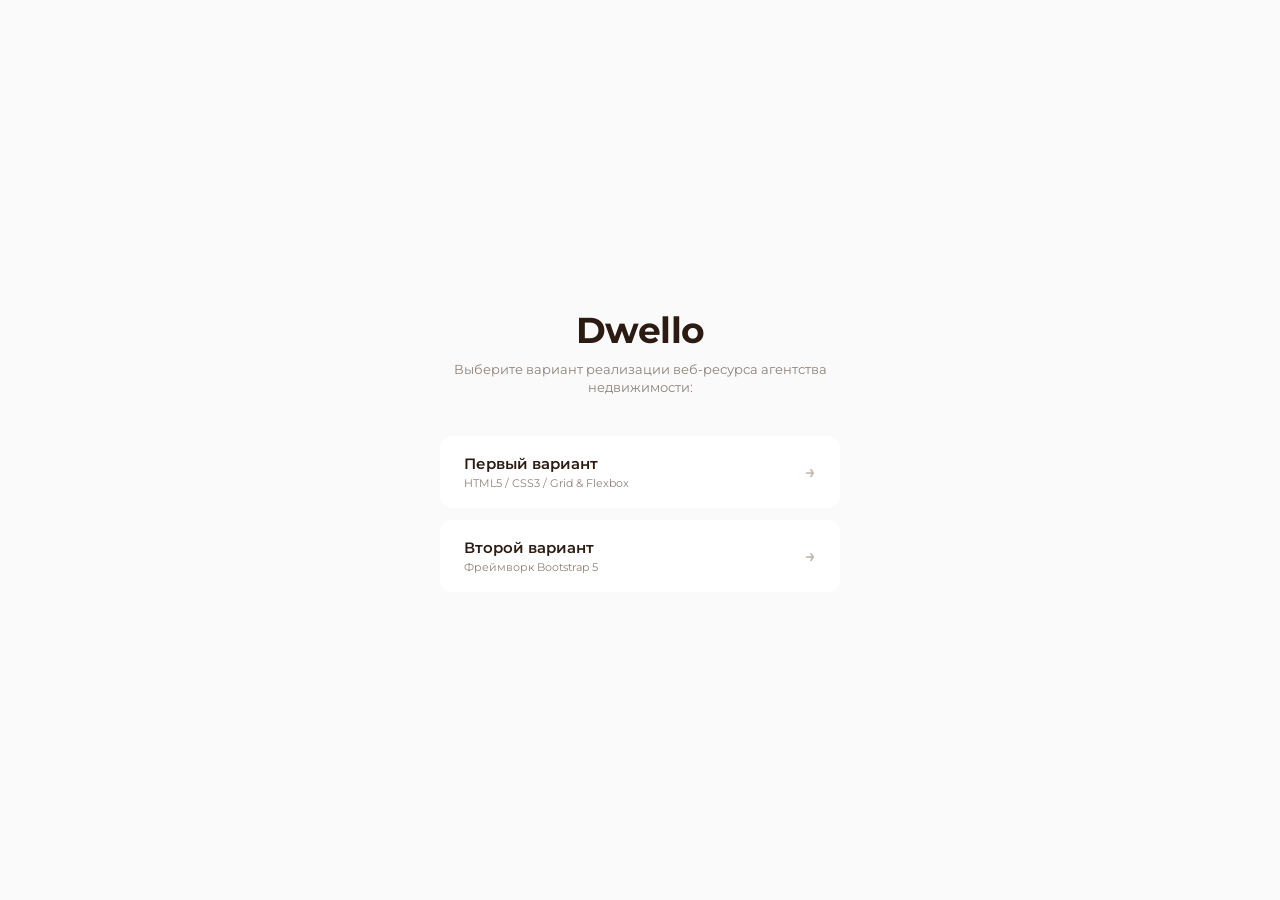
<file: index.html>
<!DOCTYPE html>
<html lang="ru">
<head>
    <meta charset="UTF-8">
    <meta name="viewport" content="width=device-width, initial-scale=1.0">
    <title>Dwello — Версии сайта</title>
    <!-- Подключение шрифта Montserrat -->
    <link href="https://fonts.googleapis.com/css2?family=Montserrat:wght@400;500;600;700&display=swap" rel="stylesheet">
    <style>
        * {
            box-sizing: border-box;
            margin: 0;
            padding: 0;
        }

        body {
            font-family: 'Montserrat', sans-serif;
            background-color: #fafafa;
            color: #2b1b12;
            display: flex;
            justify-content: center;
            align-items: center;
            min-height: 100vh;
            padding: 20px;
        }

        .wrapper {
            max-width: 400px;
            width: 100%;
            text-align: center;
        }

        .logo {
            font-size: 36px;
            font-weight: 700;
            margin-bottom: 8px;
            letter-spacing: -0.5px;
        }

        .subtitle {
            font-size: 13px;
            color: #8c827a;
            margin-bottom: 40px;
            line-height: 1.4;
        }

        .links-list {
            display: flex;
            flex-direction: column;
            gap: 12px;
        }

        .link-item {
            display: flex;
            align-items: center;
            justify-content: space-between;
            text-decoration: none;
            padding: 18px 24px;
            border-radius: 12px;
            background-color: #ffffff;
            color: #2b1b12;
            font-size: 15px;
            font-weight: 600;
            text-align: left;
            transition: all 0.2s ease-in-out;
        }

        .link-item span {
            font-size: 11px;
            font-weight: 400;
            color: #8c827a;
            display: block;
            margin-top: 3px;
        }

        /* Иконка стрелочки внутри кнопки */
        .link-item::after {
            content: "→";
            font-size: 18px;
            color: #c4b9b0;
            transition: transform 0.2s ease-in-out, color 0.2s ease-in-out;
        }

        /* Эффект при наведении */
        .link-item:hover {
            background-color: #ffffff;
            transform: scale(1.02);
            box-shadow: 0 8px 20px rgba(0, 0, 0, 0.04);
        }

        .link-item:hover::after {
            color: #2b1b12;
            transform: translateX(4px);
        }

        .footer {
            margin-top: 40px;
            font-size: 11px;
            color: #b5aba4;
        }
    </style>
</head>
<body>

    <div class="wrapper">
        <h1 class="logo">Dwello</h1>
        <p class="subtitle">Выберите вариант реализации веб-ресурса агентства недвижимости:</p>
        
        <div class="links-list">
            <!-- Ссылка на 1-й сайт -->
            <a href="htmlcss\in.html" target="_blank" class="link-item">
                <div>
                    Первый вариант
                    <span>HTML5 / CSS3 / Grid & Flexbox</span>
                </div>
            </a>
            
            <!-- Ссылка на 2-й сайт -->
            <a href="bootstrap\in.html" target="_blank" class="link-item">
                <div>
                    Второй вариант
                    <span>Фреймворк Bootstrap 5</span>
                </div>
            </a>
        </div>
    </div>

</body>
</html>
</file>
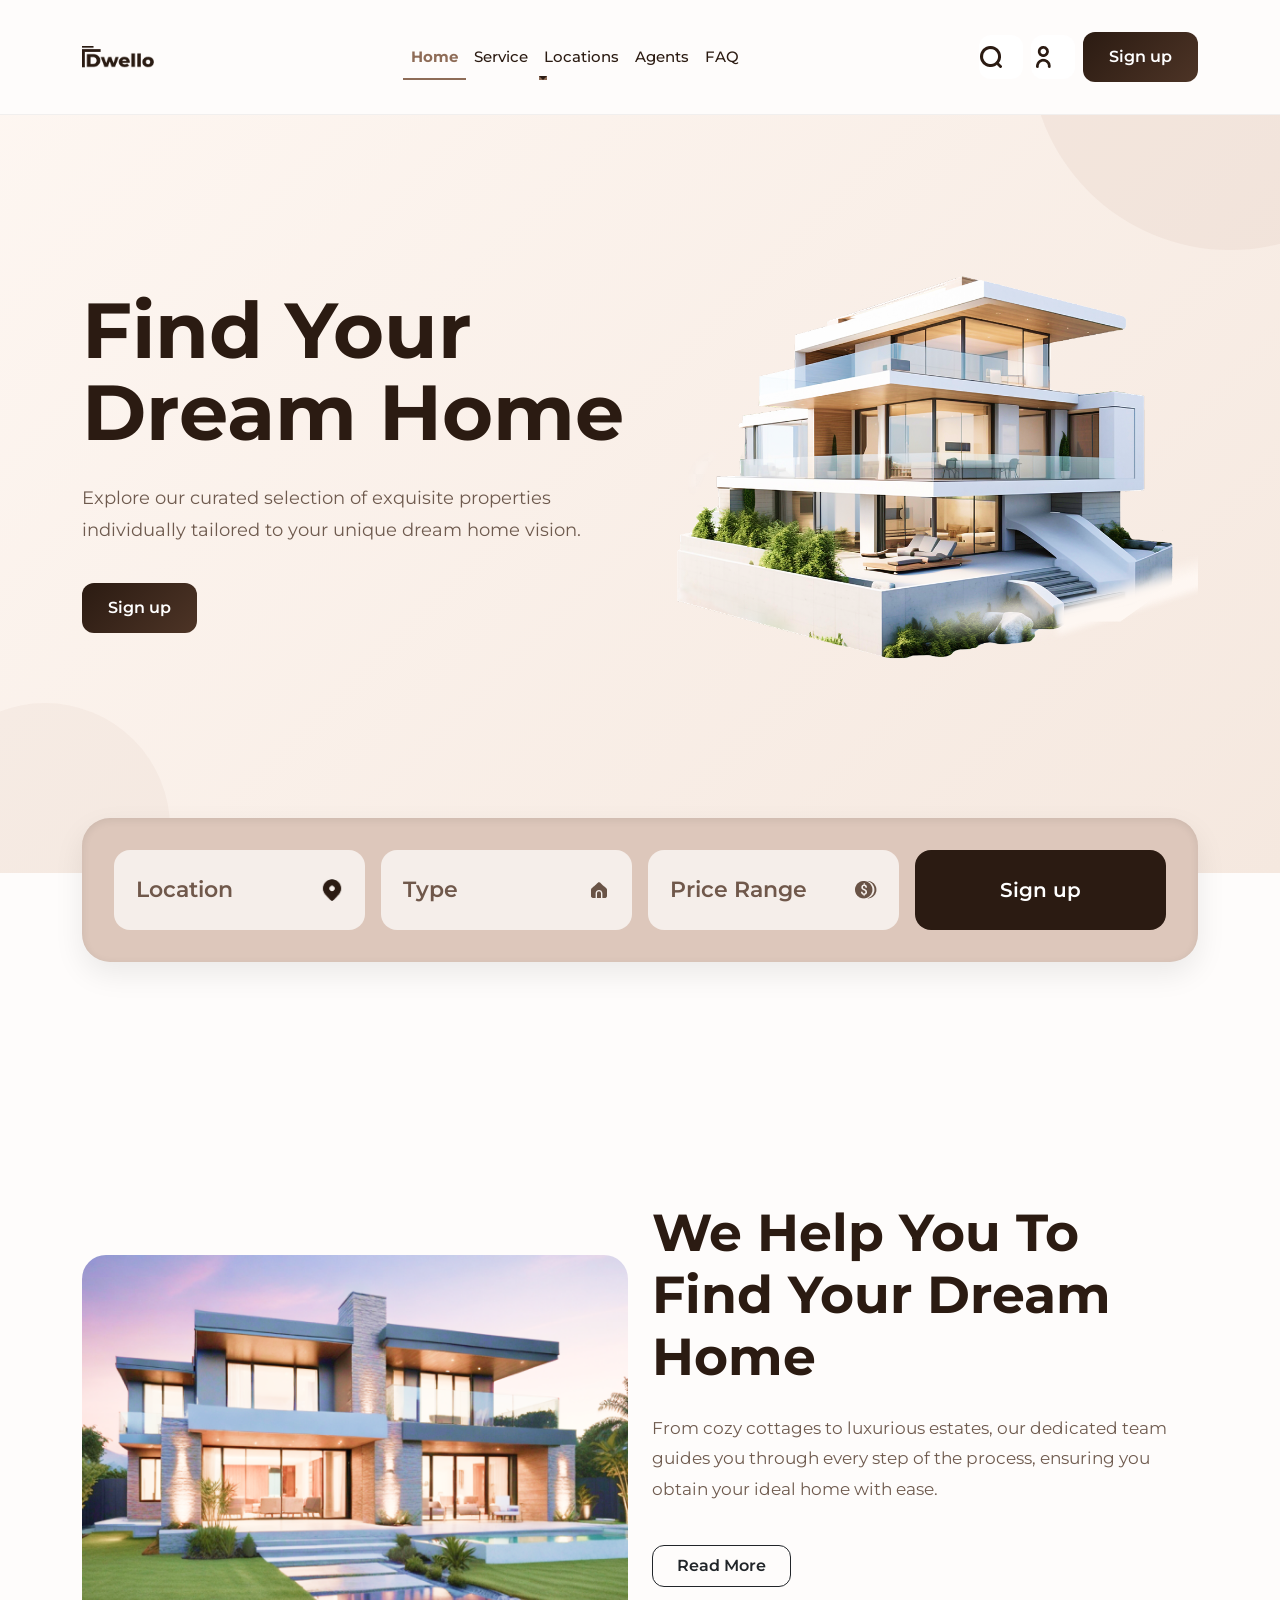
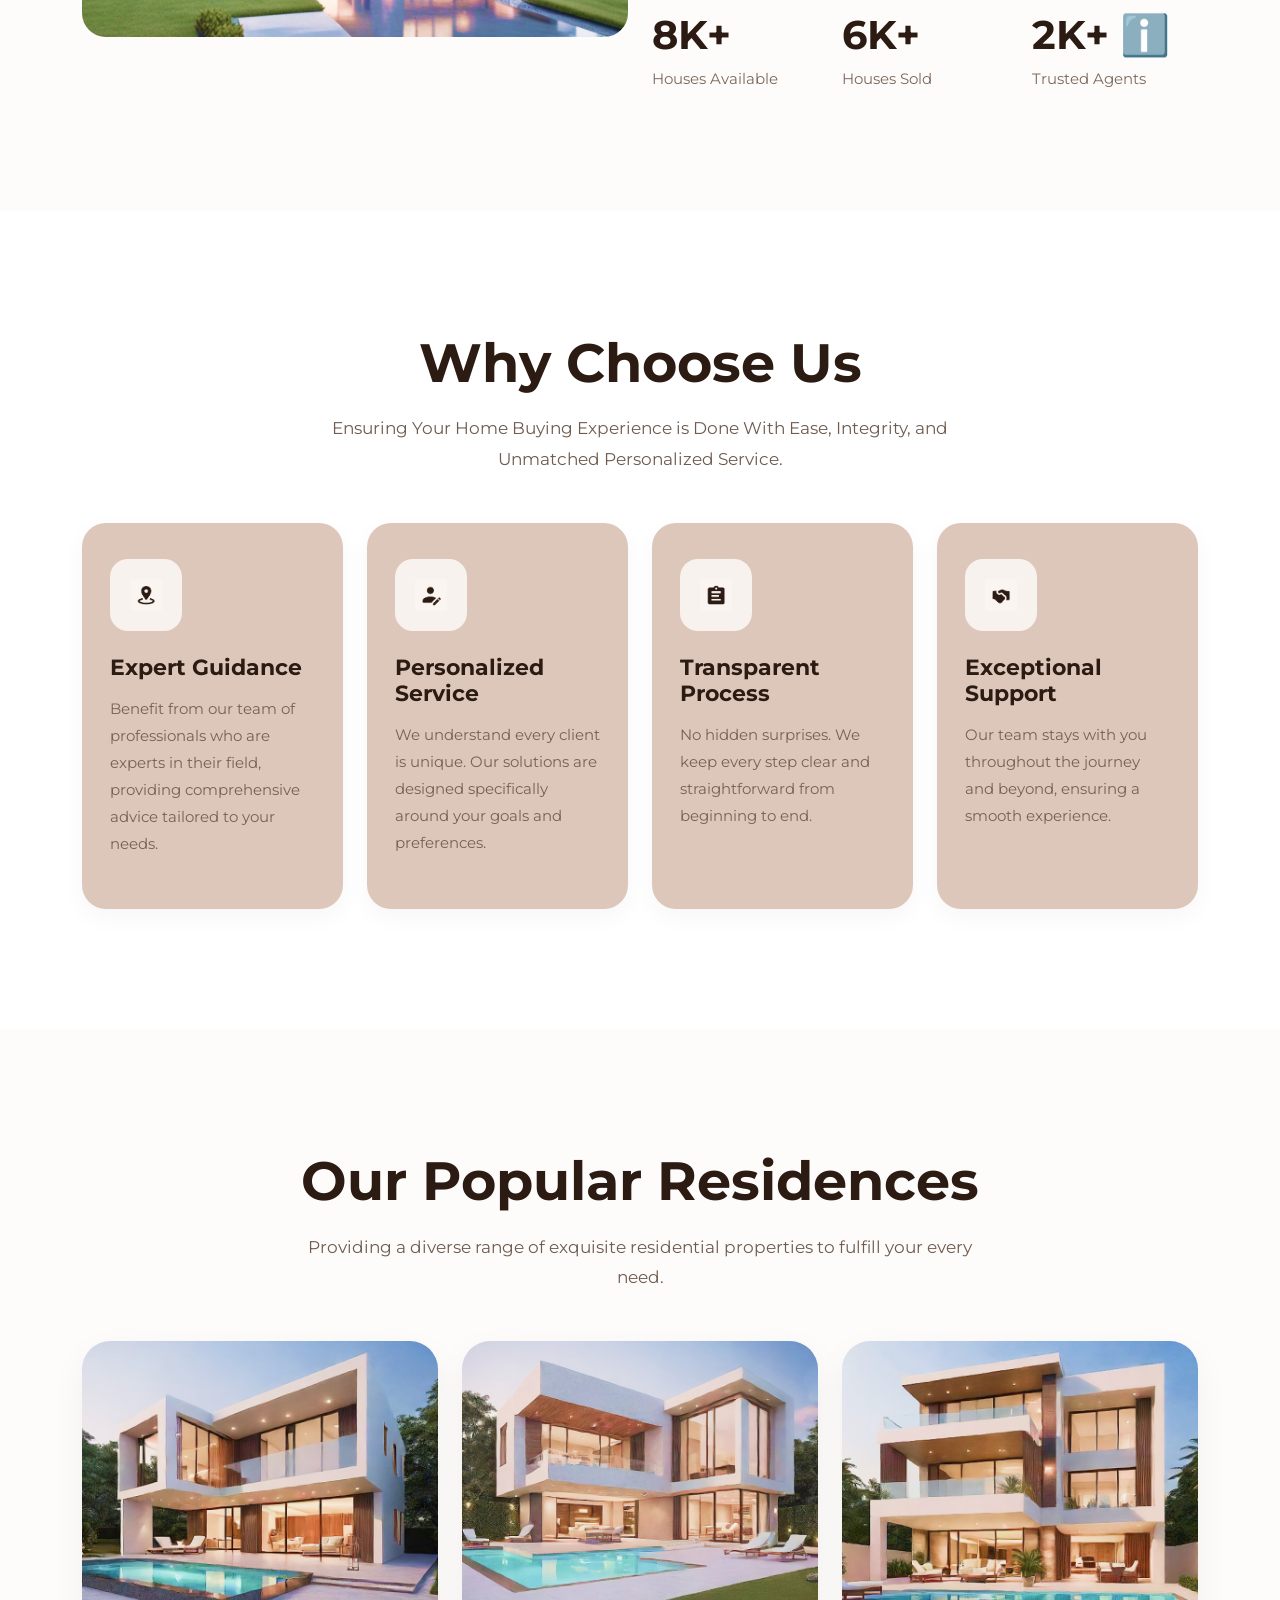
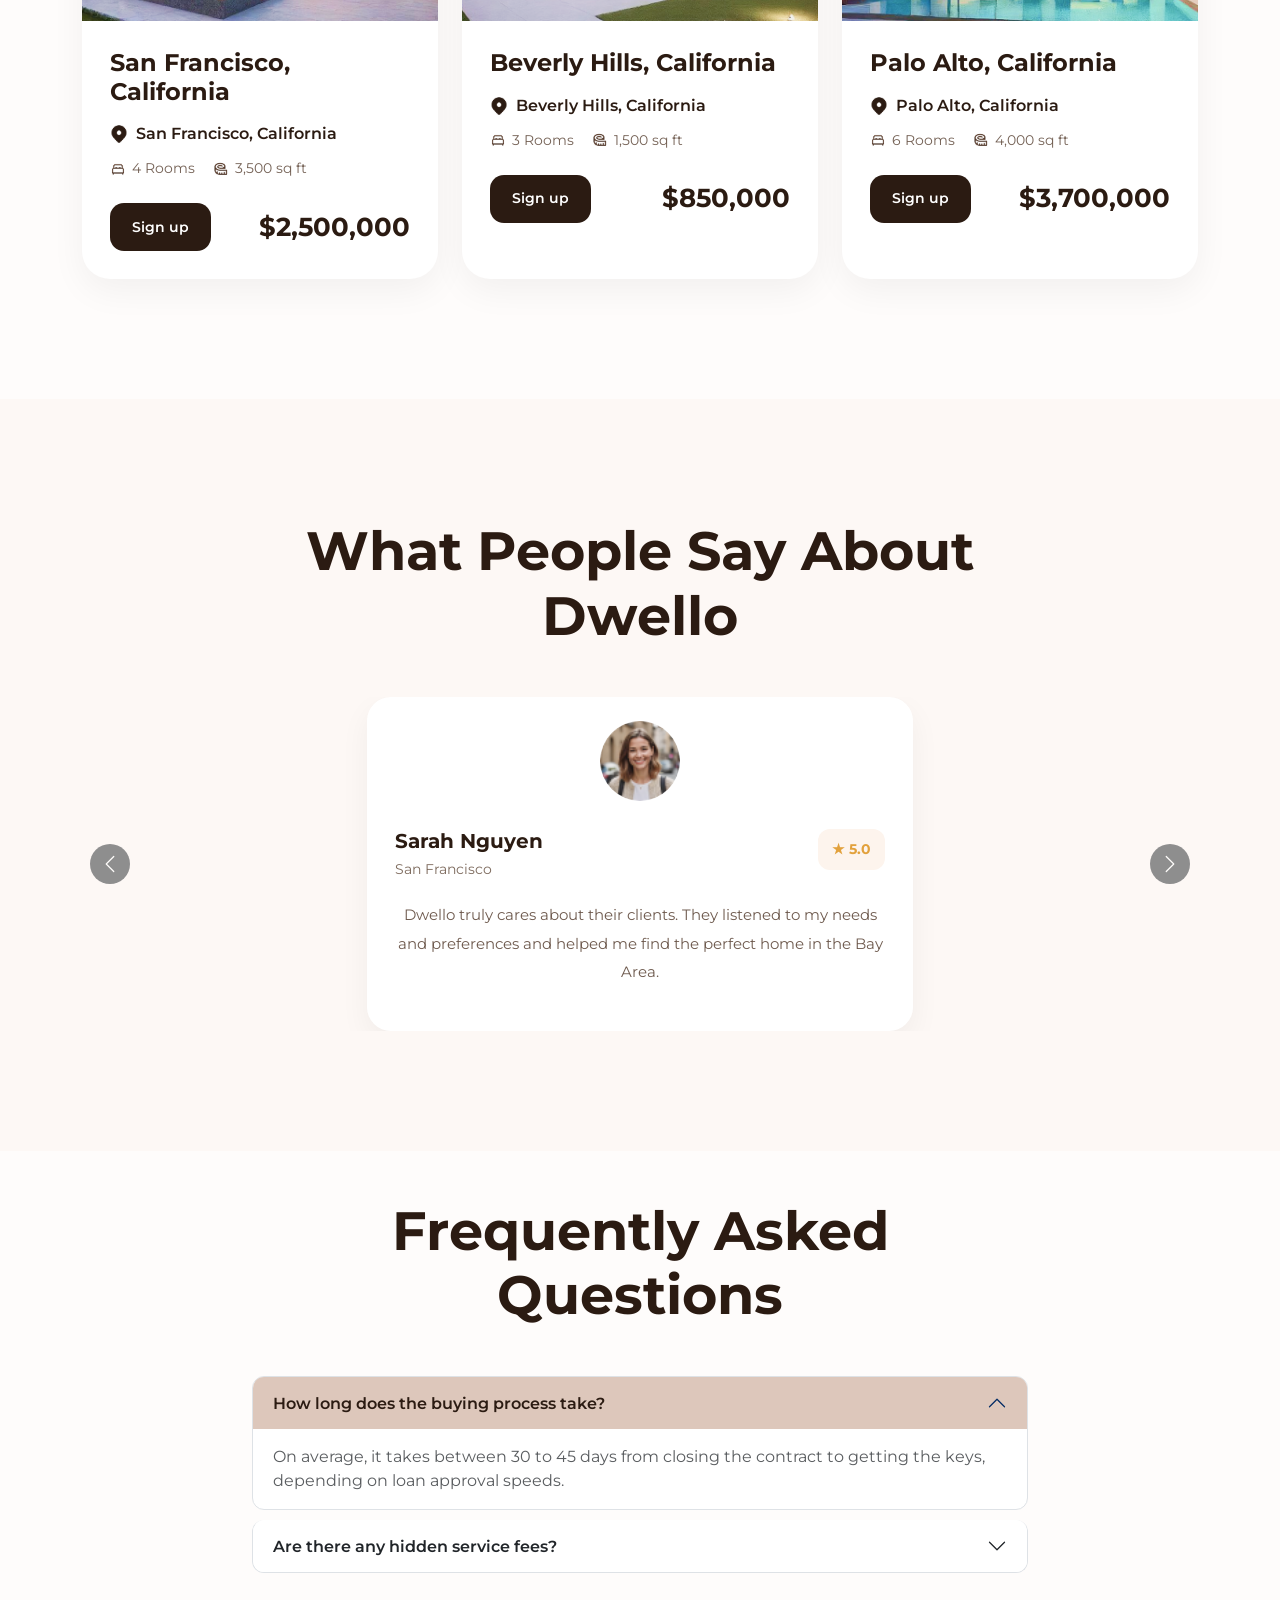
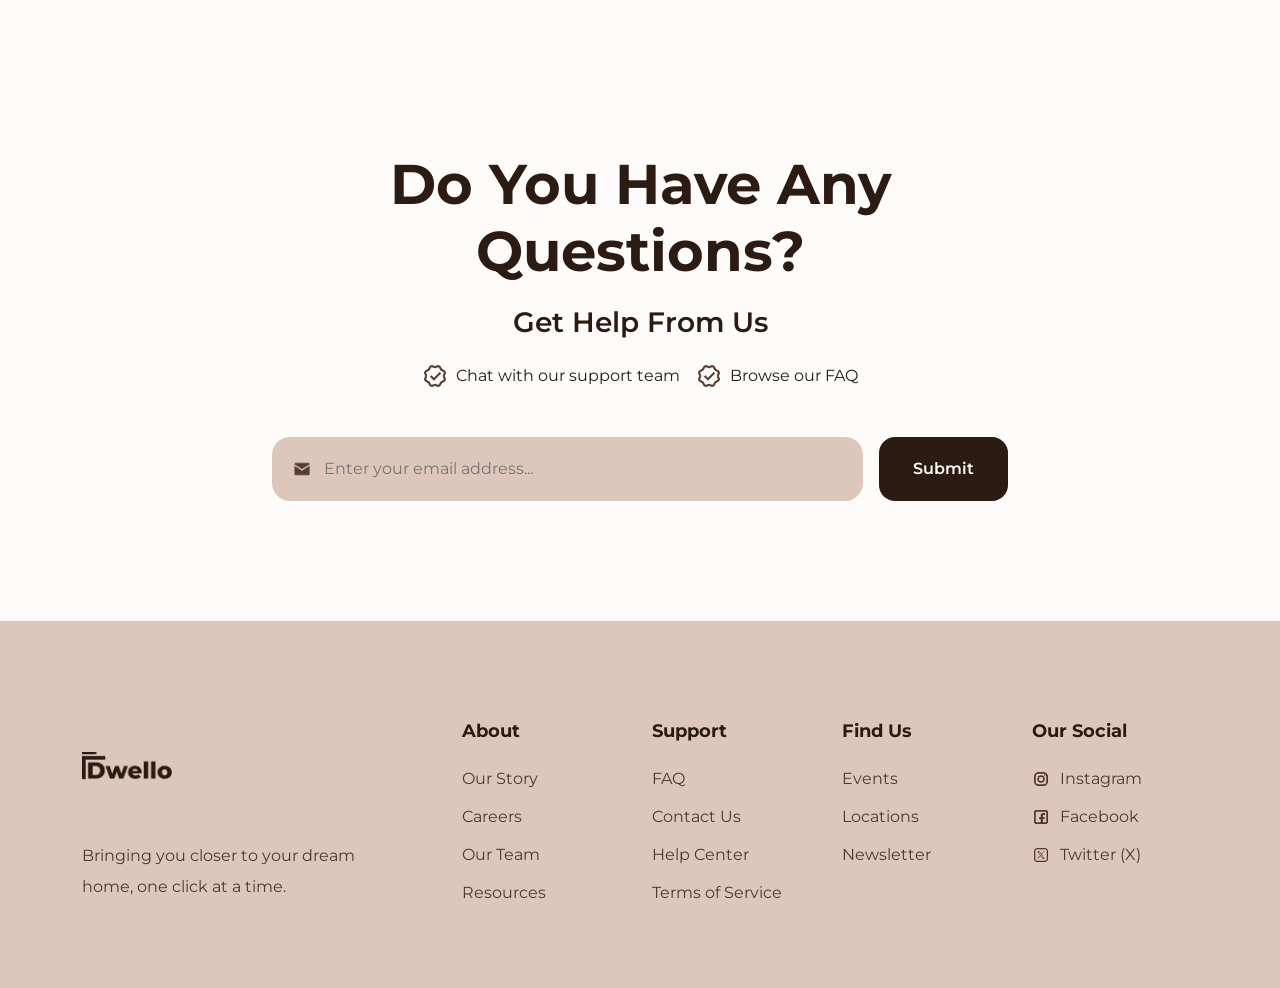
<file: bootstrap/in.html>
<!DOCTYPE html>
<html lang="en">
<head>
<meta charset="UTF-8">
<meta name="viewport" content="width=device-width, initial-scale=1.0">
<title>Dwello</title>
<link rel="preconnect" href="https://fonts.googleapis.com">
<link rel="preconnect" href="https://fonts.gstatic.com" crossorigin>
<link href="https://fonts.googleapis.com/css2?family=Montserrat:wght@400;500;600;700;800&display=swap" rel="stylesheet">
<link href="https://cdn.jsdelivr.net/npm/bootstrap@5.3.3/dist/css/bootstrap.min.css" rel="stylesheet">
<link rel="stylesheet" href="st.css">
</head>
<body data-bs-spy="scroll" data-bs-target="#navbarMenu" data-bs-offset="200">

<header class="header fixed-top">
    <div class="container">
        <nav class="navbar navbar-expand-lg py-3">
            <a class="navbar-brand logo" href="#">
                <img src="images/logo.png" alt="Logo">
            </a>
            <button class="navbar-toggler" type="button" data-bs-toggle="collapse" data-bs-target="#navbarMenu">
                <span class="navbar-toggler-icon"></span>
            </button>
            <div class="collapse navbar-collapse" id="navbarMenu">
                <ul class="navbar-nav mx-auto">
                    <li class="nav-item">
                        <a class="nav-link active" href="#home">Home</a>
                    </li>
                    <li class="nav-item">
                        <a class="nav-link" href="#services">Service</a>
                    </li>
                    <li class="nav-item dropdown">
                        <a class="nav-link dropdown-toggle" href="#" id="navbarDropdown" role="button" data-bs-toggle="dropdown" aria-expanded="false">
                            Locations
                        </a>
                        <ul class="dropdown-menu" aria-labelledby="navbarDropdown">
                            <li><a class="dropdown-item" href="#">San Francisco</a></li>
                            <li><a class="dropdown-item" href="#">Beverly Hills</a></li>
                            <li><a class="dropdown-item" href="#">Palo Alto</a></li>
                        </ul>
                    </li>
                    <li class="nav-item">
                        <a class="nav-link" href="#properties">Agents</a>
                    </li>
                    <li class="nav-item">
                        <a class="nav-link" href="#faq">FAQ</a>
                    </li>
                </ul>
                <div class="d-flex align-items-center gap-2">
                    <button class="icon-btn">
                        <img src="images/search.png" alt="Search">
                    </button>
                    <button class="icon-btn" type="button" data-bs-toggle="offcanvas" data-bs-target="#userOffcanvas">
                        <img src="images/user.png" alt="User">
                    </button>
                    <button class="btn-dark" data-bs-toggle="modal" data-bs-target="#signupModal">
                        Sign up
                    </button>
                </div>
            </div>
        </nav>
    </div>
</header>

<section class="hero" id="home">
    <div class="container">
        <div class="row align-items-center gy-5">
            <div class="col-12 col-lg-6">
                <div class="hero-content">
                    <h1>Find Your Dream Home</h1>
                    <p>
                       Explore our curated selection of exquisite properties individually 
                       tailored to your unique dream home vision.
                    </p>
                    <button class="btn-dark" data-bs-toggle="modal" data-bs-target="#signupModal">Sign up</button>
                </div>
            </div>
            <div class="col-12 col-lg-6">
                <div class="hero-image text-center">
                    <img src="images/hero image 1.png" alt="House" class="img-fluid">
                </div>
            </div>
        </div>
    </div>
</section>

<section class="search-section">
    <div class="container">
        <div class="search-box">
            <div class="row g-3 align-items-center">
                <div class="col-12 col-md-6 col-lg-3">
                    <div class="search-field">
                        <span>Location</span>
                        <img src="images/location.png" alt="">
                    </div>
                </div>
                <div class="col-12 col-md-6 col-lg-3">
                    <div class="search-field">
                        <span>Type</span>
                        <img src="images/home.png" alt="">
                    </div>
                </div>
                <div class="col-12 col-md-6 col-lg-3">
                    <div class="search-field">
                        <span>Price Range</span>
                        <img src="images/price.png" alt="">
                    </div>
                </div>
                <div class="col-12 col-md-6 col-lg-3">
                    <button class="search-button w-100" data-bs-toggle="modal" data-bs-target="#signupModal">Sign up</button>
                </div>
            </div>
        </div>
    </div>
</section>

<section class="about">
    <div class="container">
        <div class="row align-items-center gy-5">
            <div class="col-12 col-lg-6">
                <div class="about-image">
                    <img src="images/Mask group (1).png" alt="House" class="img-fluid">
                </div>
            </div>
            <div class="col-12 col-lg-6">
                <div class="about-content">
                    <h2>We Help You To Find Your Dream Home</h2>
                    <p>
                        From cozy cottages to luxurious estates, our dedicated team guides you through every step of the process, ensuring you obtain your ideal home with ease.
                    </p>
                    
                    <div class="collapse mb-3" id="aboutMoreText">
                        <div class="card card-body border-0 bg-transparent p-0">
                            <p>Our analytics system tracks real estate market variations daily to offer you premium choices at competitive financial rates. We handle all paperwork and legal support.</p>
                        </div>
                    </div>
                    <button class="btn btn-outline-dark mb-4 px-4 py-2" style="border-radius:12px; font-weight:600;" type="button" data-bs-toggle="collapse" data-bs-target="#aboutMoreText" aria-expanded="false" aria-controls="aboutMoreText">
                        Read More
                    </button>

                    <div class="row g-4 text-center text-lg-start">
                        <div class="col-4">
                            <div class="stat-item">
                                <h3>8K+</h3>
                                <span>Houses Available</span>
                            </div>
                        </div>
                        <div class="col-4">
                            <div class="stat-item">
                                <h3>6K+</h3>
                                <span>Houses Sold</span>
                            </div>
                        </div>
                        <div class="col-4">
                            <div class="stat-item" style="cursor:pointer;" data-bs-toggle="popover" title="Our Agents Network" data-bs-content="All our 2K+ agents are certified and have checked backgrounds with at least 5 years of active market experience.">
                                <h3>2K+ ℹ️</h3>
                                <span>Trusted Agents</span>
                            </div>
                        </div>
                    </div>
                </div>
            </div>
        </div>
    </div>
</section>

<section class="why-us" id="services">
    <div class="container">
        <div class="section-header text-center mb-5">
            <h2>Why Choose Us</h2>
            <p>
                Ensuring Your Home Buying Experience is Done With Ease, Integrity, and Unmatched Personalized Service.
            </p>
        </div>
        <div class="row g-4">
            <div class="col-12 col-md-6 col-xl-3">
                <div class="feature-card h-100">
                    <div class="feature-icon">
                        <img src="images/map.png" alt="">
                    </div>
                    <h3>Expert Guidance</h3>
                    <p>
                       Benefit from our team of professionals who are experts in their field, providing comprehensive advice tailored to your needs.
                    </p>
                </div>
            </div>
            <div class="col-12 col-md-6 col-xl-3">
                <div class="feature-card h-100">
                    <div class="feature-icon">
                        <img src="images/serv.png" alt="">
                    </div>
                    <h3>Personalized Service</h3>
                    <p>
                       We understand every client is unique. Our solutions are designed specifically around your goals and preferences.
                    </p>
                </div>
            </div>
            <div class="col-12 col-md-6 col-xl-3">
                <div class="feature-card h-100">
                    <div class="feature-icon">
                        <img src="images/doc.png" alt="">
                    </div>
                    <h3>Transparent Process</h3>
                    <p>
                       No hidden surprises. We keep every step clear and straightforward from beginning to end.
                    </p>
                </div>
            </div>
            <div class="col-12 col-md-6 col-xl-3">
                <div class="feature-card h-100">
                    <div class="feature-icon">
                        <img src="images/hand.png" alt="">
                    </div>
                    <h3>Exceptional Support</h3>
                    <p>
                       Our team stays with you throughout the journey and beyond, ensuring a smooth experience.
                    </p>
                </div>
            </div>
        </div>
    </div>
</section>

<section class="properties" id="properties">
    <div class="container">
        <div class="section-header text-center mb-5">
            <h2>Our Popular Residences</h2>
            <p>
                Providing a diverse range of exquisite residential properties to fulfill your every need.
            </p>
        </div>
        <div class="row g-4">
            <div class="col-12 col-md-6 col-lg-4">
                <div class="property-card h-100">
                    <img src="images/Mask group (2).png" alt="Property" class="property-image">
                    <div class="property-content">
                        <h3>San Francisco, California</h3>
                        <div class="property-location">
                            <img src="images/location.png" alt="">
                            <span>San Francisco, California</span>
                        </div>
                        <div class="property-details">
                            <span data-bs-toggle="tooltip" data-bs-placement="top" title="Total master bedrooms">
                                <img src="images/bed.png" alt="">
                                4 Rooms
                            </span>
                            <span data-bs-toggle="tooltip" data-bs-placement="top" title="Total indoor area">
                                <img src="images/size.png" alt="">
                                3,500 sq ft
                            </span>
                        </div>
                        <div class="property-footer mt-4">
                            <button class="btn-card" data-bs-toggle="modal" data-bs-target="#signupModal">Sign up</button>
                            <div class="property-price">$2,500,000</div>
                        </div>
                    </div>
                </div>
            </div>
            <div class="col-12 col-md-6 col-lg-4">
                <div class="property-card h-100">
                    <img src="images/Mask group (3).png" alt="Property" class="property-image">
                    <div class="property-content">
                        <h3>Beverly Hills, California</h3>
                        <div class="property-location">
                            <img src="images/location.png" alt="">
                            <span>Beverly Hills, California</span>
                        </div>
                        <div class="property-details">
                            <span data-bs-toggle="tooltip" data-bs-placement="top" title="Total master bedrooms">
                                <img src="images/bed.png" alt="">
                                3 Rooms
                            </span>
                            <span data-bs-toggle="tooltip" data-bs-placement="top" title="Total indoor area">
                                <img src="images/size.png" alt="">
                                1,500 sq ft
                            </span>
                        </div>
                        <div class="property-footer mt-4">
                            <button class="btn-card" data-bs-toggle="modal" data-bs-target="#signupModal">Sign up</button>
                            <div class="property-price">$850,000</div>
                        </div>
                    </div>
                </div>
            </div>
            <div class="col-12 col-md-6 col-lg-4">
                <div class="property-card h-100">
                    <img src="images/Mask group (4).png" alt="Property" class="property-image">
                    <div class="property-content">
                        <h3>Palo Alto, California</h3>
                        <div class="property-location">
                            <img src="images/location.png" alt="">
                            <span>Palo Alto, California</span>
                        </div>
                        <div class="property-details">
                            <span data-bs-toggle="tooltip" data-bs-placement="top" title="Total master bedrooms">
                                <img src="images/bed.png" alt="">
                                6 Rooms
                            </span>
                            <span data-bs-toggle="tooltip" data-bs-placement="top" title="Total indoor area">
                                <img src="images/size.png" alt="">
                                4,000 sq ft
                            </span>
                        </div>
                        <div class="property-footer mt-4">
                            <button class="btn-card" data-bs-toggle="modal" data-bs-target="#signupModal">Sign up</button>
                            <div class="property-price">$3,700,000</div>
                        </div>
                    </div>
                </div>
            </div>
        </div>
    </div>
</section>

<section class="testimonials">
    <div class="container">
        <div class="section-header text-center mb-5">
            <h2>What People Say About Dwello</h2>
        </div>
        
        <div id="testimonialCarousel" class="carousel slide" data-bs-ride="carousel">
            <div class="carousel-inner">
                <div class="carousel-item active">
                    <div class="row justify-content-center">
                        <div class="col-12 col-md-8 col-lg-6">
                            <div class="testimonial-card">
                                <div class="testimonial-avatar">
                                    <img src="images/avatar1.png" alt="">
                                </div>
                                <div class="testimonial-content">
                                    <div class="testimonial-top">
                                        <div>
                                            <h4>Sarah Nguyen</h4>
                                            <span>San Francisco</span>
                                        </div>
                                        <div class="rating">★ 5.0</div>
                                    </div>
                                    <p class="text-center">
                                       Dwello truly cares about their clients. They listened to my needs and preferences and helped me find the perfect home in the Bay Area.
                                    </p>
                                </div>
                            </div>
                        </div>
                    </div>
                </div>
                <div class="carousel-item">
                    <div class="row justify-content-center">
                        <div class="col-12 col-md-8 col-lg-6">
                            <div class="testimonial-card">
                                <div class="testimonial-avatar">
                                    <img src="images/avatar2.png" alt="">
                                </div>
                                <div class="testimonial-content">
                                    <div class="testimonial-top">
                                        <div>
                                            <h4>Michael Rodriguez</h4>
                                            <span>San Diego</span>
                                        </div>
                                        <div class="rating">★ 4.5</div>
                                    </div>
                                    <p class="text-center">
                                       I had a fantastic experience working with Dwello. Their expertise and personalized service exceeded my expectations. I found my dream home quickly.
                                    </p>
                                </div>
                            </div>
                        </div>
                    </div>
                </div>
            </div>
            <button class="carousel-control-prev" type="button" data-bs-target="#testimonialCarousel" data-bs-slide="prev">
                <span class="carousel-control-prev-icon bg-dark rounded-circle" aria-hidden="true"></span>
                <span class="visually-hidden">Previous</span>
            </button>
            <button class="carousel-control-next" type="button" data-bs-target="#testimonialCarousel" data-bs-slide="next">
                <span class="carousel-control-next-icon bg-dark rounded-circle" aria-hidden="true"></span>
                <span class="visually-hidden">Next</span>
            </button>
        </div>

    </div>
</section>

<section class="py-5" id="faq" style="background: #FEFCFB;">
    <div class="container" style="max-width: 800px;">
        <div class="section-header text-center mb-5">
            <h2>Frequently Asked Questions</h2>
        </div>
        <div class="accordion" id="faqAccordion">
            <div class="accordion-item" style="border-radius: 12px; overflow: hidden; margin-bottom: 10px;">
                <h2 class="accordion-header" id="headingOne">
                    <button class="accordion-button" type="button" data-bs-toggle="collapse" data-bs-target="#collapseOne" aria-expanded="true" aria-controls="collapseOne">
                        How long does the buying process take?
                    </button>
                </h2>
                <div id="collapseOne" class="accordion-collapse collapse show" aria-labelledby="headingOne" data-bs-parent="#faqAccordion">
                    <div class="accordion-body text-muted">
                        On average, it takes between 30 to 45 days from closing the contract to getting the keys, depending on loan approval speeds.
                    </div>
                </div>
            </div>
            <div class="accordion-item" style="border-radius: 12px; overflow: hidden; margin-bottom: 10px;">
                <h2 class="accordion-header" id="headingTwo">
                    <button class="accordion-button collapsed" type="button" data-bs-toggle="collapse" data-bs-target="#collapseTwo" aria-expanded="false" aria-controls="collapseTwo">
                        Are there any hidden service fees?
                    </button>
                </h2>
                <div id="collapseTwo" class="accordion-collapse collapse" aria-labelledby="headingTwo" data-bs-parent="#faqAccordion">
                    <div class="accordion-body text-muted">
                        Absolutely no. We stand for transparency. All real-estate broker commissions are calculated upfront.
                    </div>
                </div>
            </div>
        </div>
    </div>
</section>

<section class="newsletter">
    <div class="container">
        <div class="row justify-content-center">
            <div class="col-12 col-lg-8">
                <div class="newsletter-wrapper text-center">
                    <h2>Do You Have Any Questions?</h2>
                    <h3 class="mb-4">Get Help From Us</h3>
                    <div class="row justify-content-center g-3 mb-5">
                        <div class="col-auto">
                            <a href="#" class="d-flex align-items-center gap-2">
                                <img src="images/chat.png" alt="">
                                Chat with our support team
                            </a>
                        </div>
                        <div class="col-auto">
                            <a href="#" class="d-flex align-items-center gap-2">
                                <img src="images/chat.png" alt="">
                                Browse our FAQ
                            </a>
                        </div>
                    </div>
                    <form class="newsletter-form" id="subscribeForm" onsubmit="event.preventDefault(); showToastNotification();">
                        <div class="input-wrapper">
                            <img src="images/mail.png" alt="" class="mail-icon">
                            <input type="email" placeholder="Enter your email address..." required>
                        </div>
                        <button type="submit">Submit</button>
                    </form>
                </div>
            </div>
        </div>
    </div>
</section>

<footer class="footer">
    <div class="container">
        <div class="row gy-5">
            <div class="col-12 col-lg-4">
                <div class="footer-brand">
                    <div class="footer-logo">
                        <img src="images/logo.png" alt="Logo">
                    </div>
                    <p>Bringing you closer to your dream home, one click at a time.</p>
                </div>
            </div>
            <div class="col-6 col-md-3 col-lg-2">
                <div class="footer-column">
                    <h4>About</h4>
                    <ul>
                        <li><a href="#">Our Story</a></li>
                        <li><a href="#">Careers</a></li>
                        <li><a href="#">Our Team</a></li>
                        <li><a href="#">Resources</a></li>
                    </ul>
                </div>
            </div>
            <div class="col-6 col-md-3 col-lg-2">
                <div class="footer-column">
                    <h4>Support</h4>
                    <ul>
                        <li><a href="#faq">FAQ</a></li>
                        <li><a href="#">Contact Us</a></li>
                        <li><a href="#">Help Center</a></li>
                        <li><a href="#">Terms of Service</a></li>
                    </ul>
                </div>
            </div>
            <div class="col-6 col-md-3 col-lg-2">
                <div class="footer-column">
                    <h4>Find Us</h4>
                    <ul>
                        <li><a href="#">Events</a></li>
                        <li><a href="#">Locations</a></li>
                        <li><a href="#">Newsletter</a></li>
                    </ul>
                </div>
            </div>
            <div class="col-6 col-md-3 col-lg-2">
                <div class="footer-column">
                    <h4>Our Social</h4>
                    <ul>
                        <li><a href="#"><img src="images/instagram.png" alt="">Instagram</a></li>
                        <li><a href="#"><img src="images/facebook.png" alt="">Facebook</a></li>
                        <li><a href="#"><img src="images/twitter.png" alt="">Twitter (X)</a></li>
                    </ul>
                </div>
            </div>
        </div>
    </div>
</footer>

<div class="offcanvas offcanvas-end" tabindex="-1" id="userOffcanvas" aria-labelledby="userOffcanvasLabel">
  <div class="offcanvas-header border-bottom">
    <h5 id="userOffcanvasLabel" class="fw-bold">My Saved Properties</h5>
    <button type="button" class="btn-close text-reset" data-bs-dismiss="offcanvas" aria-label="Close"></button>
  </div>
  <div class="offcanvas-body">
    <p class="text-muted">You haven't saved any dream homes yet. Click the bookmark icon on cards to save options here!</p>
  </div>
</div>

<div class="modal fade" id="signupModal" tabindex="-1" aria-labelledby="signupModalLabel" aria-hidden="true">
  <div class="modal-dialog modal-dialog-centered">
    <div class="modal-content" style="border-radius: 24px; padding: 15px;">
      <div class="modal-header border-0">
        <h4 class="modal-title fw-bold" id="signupModalLabel">Create Account</h4>
        <button type="button" class="btn-close" data-bs-dismiss="modal" aria-label="Close"></button>
      </div>
      <div class="modal-body">
        <form>
          <div class="mb-3">
            <label class="form-label fw-semibold">Full Name</label>
            <input type="text" class="form-control py-2" style="border-radius:10px;" placeholder="John Doe">
          </div>
          <div class="mb-3">
            <label class="form-label fw-semibold">Email address</label>
            <input type="email" class="form-control py-2" style="border-radius:10px;" placeholder="name@example.com">
          </div>
          <button type="button" class="btn-dark w-100 mt-2" data-bs-dismiss="modal">Register Now</button>
        </form>
      </div>
    </div>
  </div>
</div>

<div class="toast-container position-fixed top-0 end-0 p-3" style="z-index: 1100">
  <div id="successToast" class="toast align-items-center text-white bg-dark border-0" role="alert" aria-live="assertive" aria-atomic="true" style="border-radius: 12px;">
    <div class="d-flex">
      <div class="toast-body">
        🎉 Thank you! You have successfully subscribed to our updates.
      </div>
      <button type="button" class="btn-close btn-close-white me-2 m-auto" data-bs-dismiss="toast" aria-label="Close"></button>
    </div>
  </div>
</div>

<script src="https://cdn.jsdelivr.net/npm/bootstrap@5.3.3/dist/js/bootstrap.bundle.min.js"></script>
<script>
// Инициализация Tooltips и Popovers (обязательно для Bootstrap 5)
document.addEventListener("DOMContentLoaded", function () {
    var tooltipTriggerList = [].slice.call(document.querySelectorAll('[data-bs-toggle="tooltip"]'))
    var tooltipList = tooltipTriggerList.map(function (tooltipTriggerEl) {
        return new bootstrap.Tooltip(tooltipTriggerEl)
    });

    var popoverTriggerList = [].slice.call(document.querySelectorAll('[data-bs-toggle="popover"]'))
    var popoverList = popoverTriggerList.map(function (popoverTriggerEl) {
        return new bootstrap.Popover(popoverTriggerEl)
    });
});

// Скрипт для вызова кастомного Toast
function showToastNotification() {
    var toastEl = document.getElementById('successToast');
    var toast = new bootstrap.Toast(toastEl);
    toast.show();
}

// Твоя существующая логика IntersectionObserver для анимации карточек
const cards = document.querySelectorAll('.feature-card, .property-card, .testimonial-card');
const observer = new IntersectionObserver(entries => {
    entries.forEach(entry => {
        if(entry.isIntersecting){
            entry.target.classList.add('show');
        }
    });
},{
    threshold:0.15
});
cards.forEach(card => {
    observer.observe(card);
});
</script>
</body>
</html>
</file>
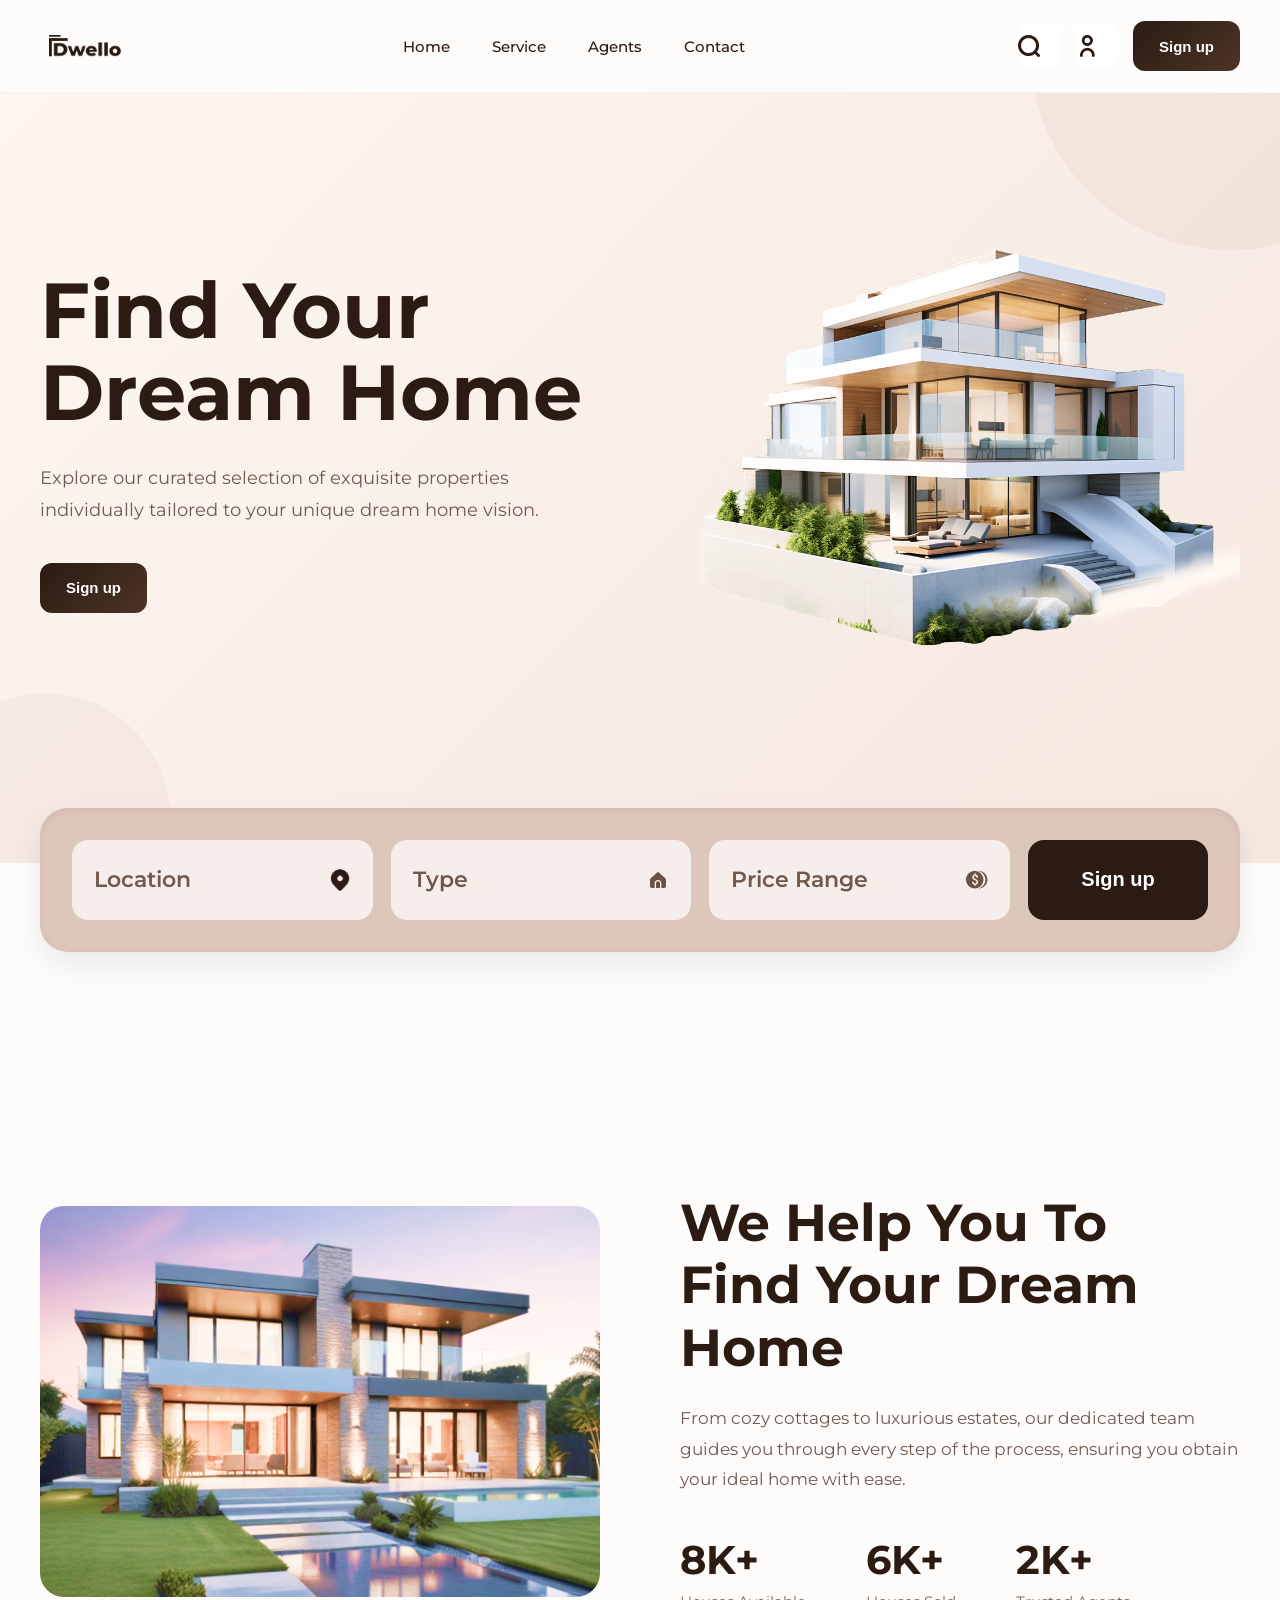
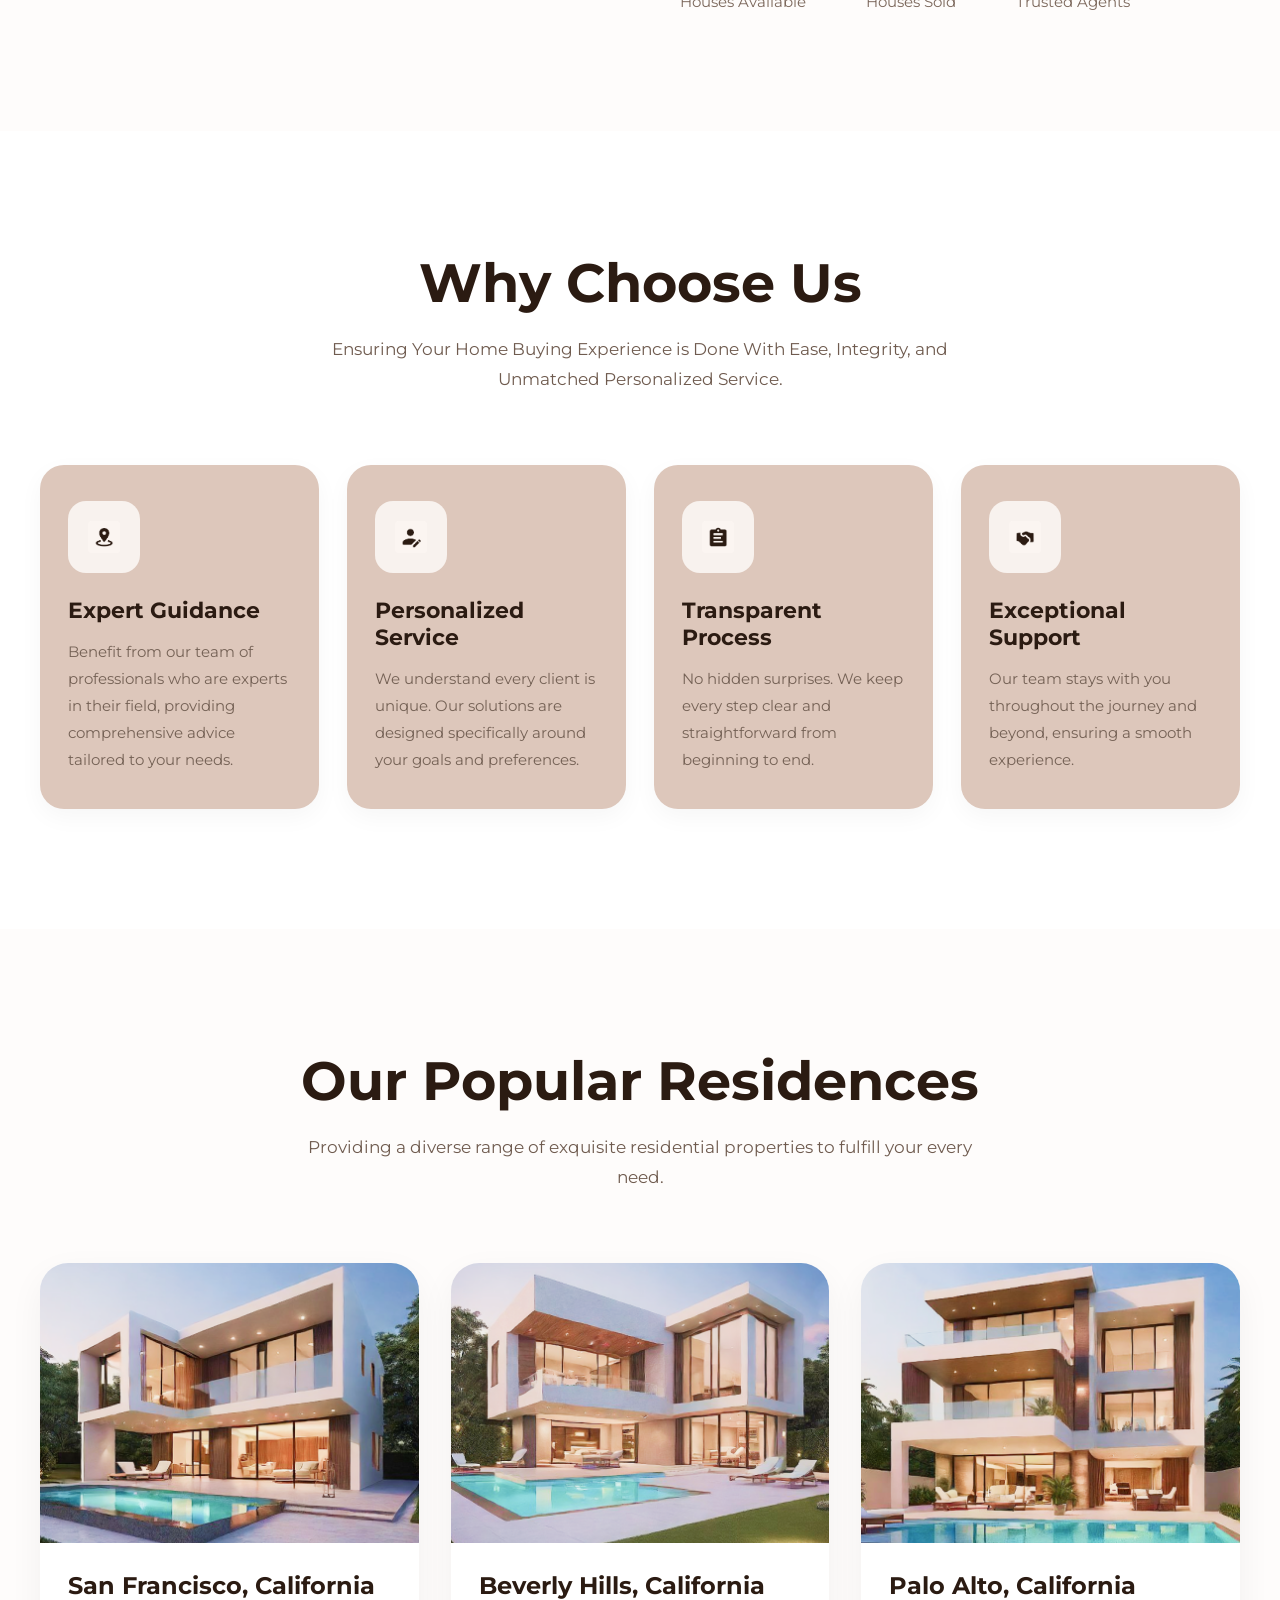
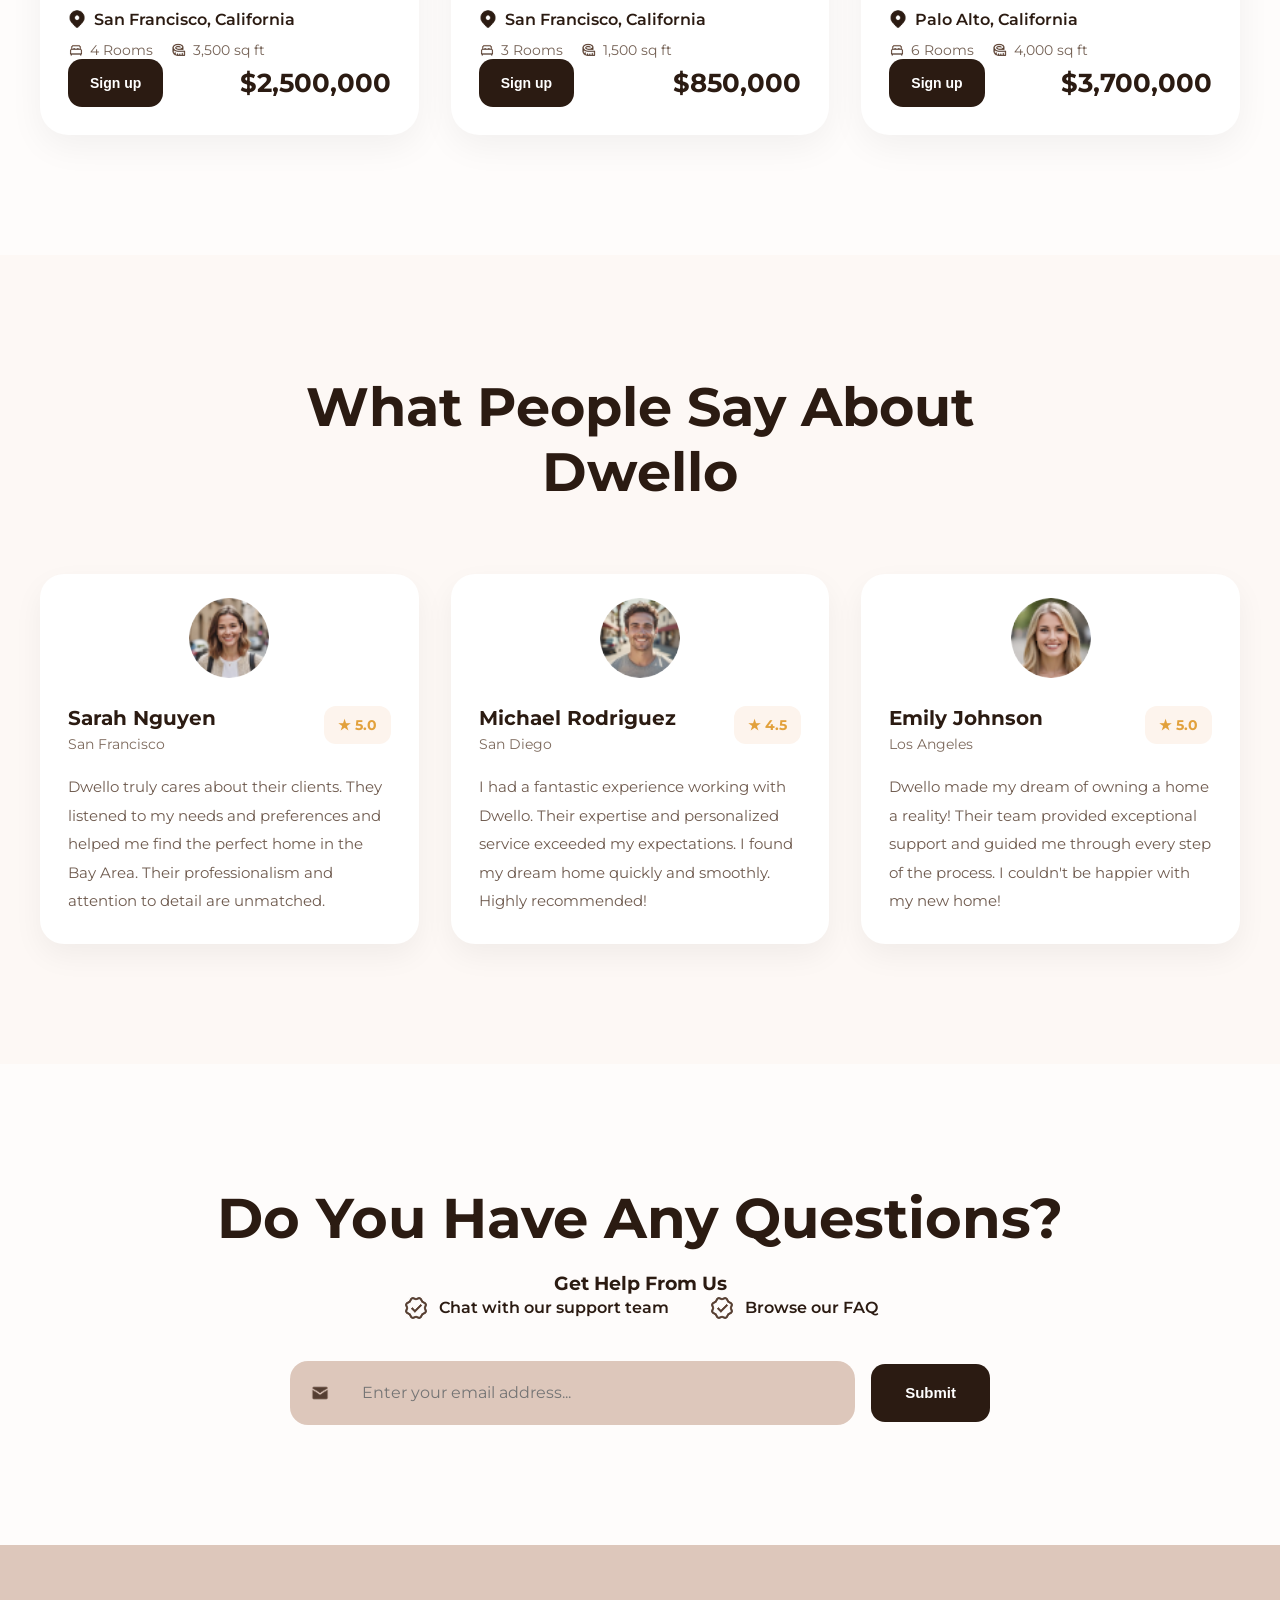
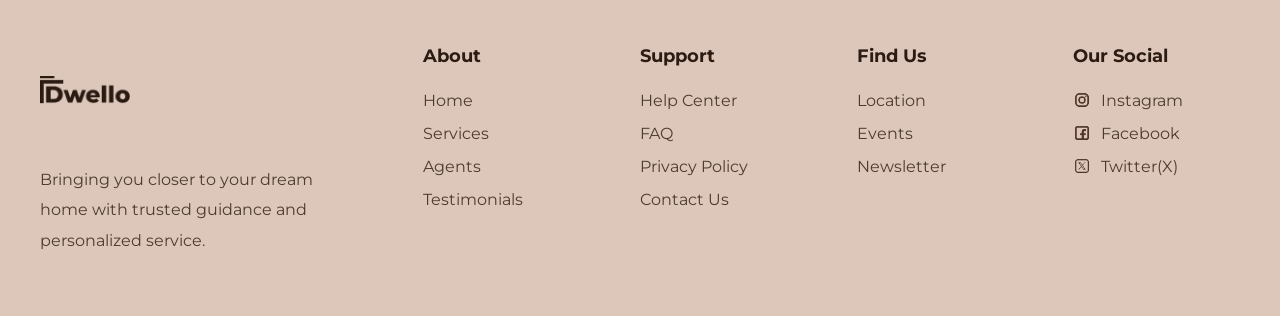
<file: htmlcss/in.html>
<!DOCTYPE html>
<html lang="en">
<head>
<meta charset="UTF-8">
<meta name="viewport" content="width=device-width, initial-scale=1.0">
<title>Dwello</title>
<link rel="preconnect" href="https://fonts.googleapis.com">
<link rel="preconnect" href="https://fonts.gstatic.com" crossorigin>
<link href="https://fonts.googleapis.com/css2?family=Montserrat:wght@400;500;600;700;800&display=swap" rel="stylesheet">
<link rel="stylesheet" href="st.css">
</head>
<body>
<header class="header">
<div class="container">
<nav class="navbar">
<a href="#" class="logo">
<img src="images/logo.png" alt="Logo">
</a>
<ul class="nav-menu">
<li><a href="#">Home</a></li>
<li><a href="#">Service</a></li>
<li><a href="#">Agents</a></li>
<li><a href="#">Contact</a></li>
</ul>
<button class="burger-menu" id="burger-btn" aria-label="Menu">
    <span></span>
    <span></span>
    <span></span>
</button>
<div class="nav-actions">
<button class="icon-btn">
<img src="images/search.png" alt="Search">
</button>
<button class="icon-btn">
<img src="images/user.png" alt="User">
</button>
<button class="btn-dark">
Sign up
</button>
</div>
</nav>
</div>
</header>
<section class="hero">
<div class="container">
<div class="hero-wrapper">
<div class="hero-content">
<h1>
Find Your Dream Home
</h1>
<p>
Explore our curated selection of exquisite properties individually tailored to your unique dream home vision.
</p>
<button class="btn-dark">
Sign up
</button>
</div>
<div class="hero-image">
<img src="images/hero image 1.png" alt="House">
</div>
</div>
</div>
</section>
<section class="search-section">
<div class="container">
<div class="search-box">
    <div class="search-field">
        <span>Location</span>
        <img src="images/location.png" alt="">
    </div>
    <div class="search-field">
        <span>Type</span>
        <img src="images/home.png" alt="">
    </div>
    <div class="search-field">
        <span>Price Range</span>
        <img src="images/price.png" alt="">
    </div>
    <button class="search-button">
        Sign up
    </button>
</div>
</div>
</section>  
<section class="about">
<div class="container">
<div class="about-wrapper">
<div class="about-image">
<img src="images/Mask group (1).png" alt="House">
</div>
<div class="about-content">
<h2>
We Help You To Find Your Dream Home
</h2>
<p>
From cozy cottages to luxurious estates, our dedicated team guides you through every step of the process, ensuring you obtain your ideal home with ease.
</p>
<div class="stats">
<div class="stat-item">
<h3>8K+</h3>
<span>Houses Available</span>
</div>
<div class="stat-item">
<h3>6K+</h3>
<span>Houses Sold</span>
</div>
<div class="stat-item">
<h3>2K+</h3>
<span>Trusted Agents</span>
</div>
</div>
</div>
</div>
</div>
</section>
<section class="why-us">
<div class="container">
<div class="section-header">
<h2>
Why Choose Us
</h2>
<p>
Ensuring Your Home Buying Experience is Done With Ease, Integrity, and Unmatched Personalized Service.
</p>
</div>
<div class="features-grid">
<div class="feature-card">
<div class="feature-icon">
<img src="images/map.png" alt="">
</div>
<h3>Expert Guidance</h3>
<p>
Benefit from our team of professionals who are experts in their field, providing comprehensive advice tailored to your needs.
</p>
</div>
<div class="feature-card">
<div class="feature-icon">
<img src="images/serv.png" alt="">
</div>
<h3>Personalized Service</h3>
<p>
We understand every client is unique. Our solutions are designed specifically around your goals and preferences.
</p>
</div>
<div class="feature-card">
<div class="feature-icon">
<img src="images/doc.png" alt="">
</div>
<h3>Transparent Process</h3>
<p>
No hidden surprises. We keep every step clear and straightforward from beginning to end.
</p>
</div>
<div class="feature-card">
<div class="feature-icon">
<img src="images/hand.png" alt="">
</div>
<h3>Exceptional Support</h3>
<p>
Our team stays with you throughout the journey and beyond, ensuring a smooth experience.
</p>
</div>
</div>
</div>
</section>
<section class="properties">
<div class="container">
<div class="section-header">
<h2>
Our Popular Residences
</h2>
<p>
Providing a diverse range of exquisite residential properties to fulfill your every need.
</p>
</div>
<div class="properties-grid">
<div class="property-card">
<img
src="images/Mask group (2).png"
alt="Property"
class="property-image"
>
<div class="property-content">
<h3>
San Francisco, California
</h3>
<div class="property-meta">
<div class="property-location">
<img src="images/location.png" alt="">
<span>San Francisco, California</span>
</div>
<div class="property-details">
<span>
<img src="images/bed.png" alt="">
4 Rooms
</span>
<span>
<img src="images/size.png" alt="">
3,500 sq ft
</span>
</div>
</div>
<div class="property-footer">
<button class="btn-card">
Sign up
</button>
<div class="property-price">
$2,500,000
</div>
</div>
</div>
</div>
<div class="property-card">
<img
src="images/Mask group (3).png"
alt="Property"
class="property-image"
>
<div class="property-content">
<h3>
Beverly Hills, California
</h3>
<div class="property-meta">
<div class="property-location">
<img src="images/location.png" alt="">
<span>San Francisco, California</span>
</div>
<div class="property-details">
<span>
<img src="images/bed.png" alt="">
3 Rooms
</span>
<span>
<img src="images/size.png" alt="">
1,500 sq ft
</span>
</div>
</div>
<div class="property-footer">
<button class="btn-card">
Sign up
</button>
<div class="property-price">
$850,000
</div>
</div>
</div>
</div>
<div class="property-card">
<img
src="images/Mask group (4).png"
alt="Property"
class="property-image"
>
<div class="property-content">
<h3>
Palo Alto, California
</h3>
<div class="property-meta">
<div class="property-location">
<img src="images/location.png" alt="">
<span>Palo Alto, California</span>
</div>
<div class="property-details">
<span>
<img src="images/bed.png" alt="">
6 Rooms
</span>
<span>
<img src="images/size.png" alt="">
4,000 sq ft
</span>
</div>
</div>
<div class="property-footer">
<button class="btn-card">
Sign up
</button>
<div class="property-price">
$3,700,000
</div>
</div>
</div>
</div>
</div>
</div>
</section>
<section class="testimonials">
<div class="container">
<div class="section-header">
<h2>
What People Say About Dwello
</h2>
</div>
<div class="testimonials-grid">
<div class="testimonial-card">
<div class="testimonial-avatar">
<img src="images/avatar1.png" alt="">
</div>
<div class="testimonial-content">
<div class="testimonial-top">
<div>
<h4>
Sarah Nguyen
</h4>
<span>
San Francisco
</span>
</div>
<div class="rating">
★ 5.0
</div>
</div>
<p>
Dwello truly cares about their clients. They listened to my needs and preferences and helped me find the perfect home in the Bay Area. Their professionalism and attention to detail are unmatched.
</p>
</div>
</div>
<div class="testimonial-card">
<div class="testimonial-avatar">
<img src="images/avatar2.png" alt="">
</div>
<div class="testimonial-content">
<div class="testimonial-top">
<div>
<h4>
Michael Rodriguez
</h4>
<span>
San Diego
</span>
</div>
<div class="rating">
★ 4.5
</div>
</div>
<p>
I had a fantastic experience working with Dwello. Their expertise and personalized service exceeded my expectations. I found my dream home quickly and smoothly. Highly recommended!
</p>
</div>
</div>
<div class="testimonial-card">
<div class="testimonial-avatar">
<img src="images/avatar3.png" alt="">
</div>
<div class="testimonial-content">
<div class="testimonial-top">
<div>
<h4>
Emily Johnson
</h4>
<span>
Los Angeles
</span>
</div>
<div class="rating">
★ 5.0
</div>
</div>
<p>
Dwello made my dream of owning a home a reality! Their team provided exceptional support and guided me through every step of the process. I couldn't be happier with my new home!
</p>
</div>
</div>
</div>
</div>
</section>
<section class="newsletter">
<div class="container">
<div class="newsletter-wrapper">
<h2>
Do You Have Any Questions?
</h2>
<h3>
Get Help From Us
</h3>
<div class="newsletter-links">
<a href="#">
<img src="images/chat.png" alt="">
Chat with our support team
</a>
<a href="#">
<img src="images/chat.png" alt="">
Browse our FAQ
</a>
</div>
<form class="newsletter-form">
<div class="input-wrapper">
<img
src="images/mail.png"
alt=""
class="mail-icon"
>
<input
type="email"
placeholder="Enter your email address..."
required
>
</div>
<button type="submit">
Submit
</button>
</form>
</div>
</div>
</section>
<footer class="footer">
<div class="container">
<div class="footer-grid">
<div class="footer-brand">
<div class="footer-logo">
<img
src="images/logo.png"
alt="Logo"
>
</div>
<p>
Bringing you closer to your dream home with trusted guidance and personalized service.
</p>
</div>
<div class="footer-column">
<h4>
About
</h4>
<ul>
<li>
<a href="#">Home</a>
</li>
<li>
<a href="#">Services</a>
</li>
<li>
<a href="#">Agents</a>
</li>
<li>
<a href="#">Testimonials</a>
</li>
</ul>
</div>
<div class="footer-column">
<h4>
Support
</h4>
<ul>
<li>
<a href="#">Help Center</a>
</li>
<li>
<a href="#">FAQ</a>
</li>
<li>
<a href="#">Privacy Policy</a>
</li>
<li>
<a href="#">Contact Us</a>
</li>
</ul>
</div>
<div class="footer-column">
<h4>
Find Us
</h4>
<ul>
    <li>
<a href="#">Location</a>
</li>
<li>
<a href="#">Events</a>
</li>
<li>
<a href="#">Newsletter</a>
</li>
</ul>
</div>
<div class="footer-column">
<h4>
Our Social</h4>
<ul>
<li>
<a href="#">
<img src="images/instagram.png" alt="">
Instagram
</a>
</li>
<li>
<a href="#">
<img src="images/facebook.png" alt="">
Facebook
</a>
</li>
<li>
<a href="#">
<img src="images/twitter.png" alt="">
Twitter(X)
</a>
</li>
</ul>
</div>
</div>
</div>
</footer>
<script>
const cards = document.querySelectorAll('.feature-card, .property-card, .testimonial-card');
const observer = new IntersectionObserver(entries => {
entries.forEach(entry => {
if(entry.isIntersecting){
entry.target.classList.add('show');
}
});
},{
threshold:0.15
});
cards.forEach(card => {
observer.observe(card);
});
const burgerBtn = document.getElementById('burger-btn');
const navMenu = document.querySelector('.nav-menu');
const navLinks = document.querySelectorAll('.nav-menu a');
burgerBtn.addEventListener('click', () => {
    burgerBtn.classList.toggle('active');
    navMenu.classList.toggle('active');
    document.body.style.overflowY = navMenu.classList.contains('active') ? 'hidden' : 'initial';
});
navLinks.forEach(link => {
    link.addEventListener('click', () => {
        burgerBtn.classList.remove('active');
        navMenu.classList.remove('active');
        document.body.style.overflowY = 'initial';
    });
});
</script>
</body>
</html>
</file>
<file: bootstrap/st.css>
*{
    margin:0;
    padding:0;
    box-sizing:border-box;
}
html{
    scroll-behavior:smooth;
}
body{
    font-family:'Montserrat',sans-serif;
    background:#FEFCFB;
    color:#2B1B12;
    overflow-x:hidden;
}
img{
    max-width:100%;
    display:block;
}
a{
    text-decoration:none;
    color:inherit;
}
ul{
    list-style:none;
    margin:0;
    padding:0;
}
:root{
    --primary:#2B1B12;
    --secondary:#DDC7BB;
    --bg:#FEFCFB;
    --white:#FFFFFF;
    --text:#2B1B12;
    --text-light:#6F5B4F;
    --border:#E6D8CF;
    --radius:18px;
    --shadow:0 12px 40px rgba(43,27,18,.08);
}
.header{
    background:#FEFCFB;
    border-bottom:1px solid rgba(0,0,0,.05);
    z-index:1000;
}
.logo img{
    width:72px;
    height:72px;
    object-fit:contain;
    transition:.3s;
}
.logo:hover{
    transform:rotate(5deg);
}
.logo img:hover{
    transform:scale(1.05);
}
.nav-link{
    font-size:15px;
    font-weight:500;
    color:#2B1B12;
    position:relative;
    transition:.3s;
}
.nav-link:hover{
    color:#8E6C57;
}
.nav-link::after{
    content:'';
    position:absolute;
    left:0;
    bottom:-4px;
    width:0;
    height:2px;
    background:#8E6C57;
    transition:.3s;
}
.nav-link:hover::after{
    width:100%;
}
.icon-btn{
    width:44px;
    height:44px;
    border:none;
    border-radius:12px;
    background:#fff;
    cursor:pointer;
    transition:.3s;
}
.icon-btn:hover{
    background:#f6f0ec;
}
.btn-dark{
    height:50px;
    padding:0 26px;
    border:none;
    border-radius:12px;
    color:#fff;
    font-weight:600;
    cursor:pointer;
    transition:.3s;
    background:linear-gradient(135deg, #2B1B12, #4D3426);
}
.btn-dark:hover{
    background:linear-gradient(135deg, #3d281d, #5c4030);
}
.hero{
    padding-top:170px;
    padding-bottom:120px;
    position:relative;
    overflow:hidden;
    background:linear-gradient(135deg, #FEF7F2 0%, #F5E8DF 100%);
}
.hero::before{
    content:'';
    position:absolute;
    width:400px;
    height:400px;
    border-radius:50%;
    background:rgba(221,199,187,.25);
    top:-150px;
    right:-150px;
}
.hero::after{
    content:'';
    position:absolute;
    width:250px;
    height:250px;
    border-radius:50%;
    background:rgba(221,199,187,.18);
    bottom:-80px;
    left:-80px;
}
.hero-content h1{
    font-size:78px;
    font-weight:700;
    line-height:1.05;
    margin-bottom:28px;
}
.hero-content p{
    font-size:18px;
    line-height:1.8;
    color:#6E5A4E;
    margin-bottom:36px;
}
.hero-image img{
    animation:floatImage 5s ease-in-out infinite;
}
.search-section{
    margin-top:-55px;
    position:relative;
    z-index:10;
    margin-bottom:120px;
}
.search-box{
    background:#DDC7BB;
    border-radius:28px;
    padding:32px;
    box-shadow:inset 0 2px 8px rgba(0,0,0,.08), 0 12px 30px rgba(0,0,0,.08);
}
.search-field{
    height:80px;
    background:#F5EEEA;
    border-radius:16px;
    padding:0 22px;
    display:flex;
    align-items:center;
    justify-content:space-between;
    transition:.3s;
}
.search-field:hover{
    background:#fff;
}
.search-field span{
    font-size:22px;
    font-weight:600;
    color:#70584B;
}
.search-field img{
    width:22px;
    height:22px;
}
.search-button{
    width:100%;
    height:80px;
    border:none;
    border-radius:16px;
    background:#2B1B12;
    color:#fff;
    font-size:20px;
    font-weight:600;
    cursor:pointer;
    transition:.3s;
}
.search-button:hover{
    background:#4B372A;
}
.about{
    padding:120px 0;
}
.about-image img{
    border-radius:24px;
}
.about-content h2{
    font-size:52px;
    font-weight:700;
    line-height:1.2;
    margin-bottom:24px;
}
.about-content p{
    font-size:17px;
    line-height:1.8;
    color:#6F5B4F;
    margin-bottom:40px;
}
.stat-item h3{
    font-size:40px;
    font-weight:700;
    margin-bottom:8px;
}
.stat-item span{
    font-size:15px;
    color:#7C685C;
}
.section-header{
    text-align:center;
    max-width:700px;
    margin:0 auto 70px;
}
.section-header h2{
    font-size:54px;
    font-weight:700;
    line-height:1.2;
    margin-bottom:18px;
}
.section-header p{
    font-size:17px;
    line-height:1.8;
    color:#6F5B4F;
}
.why-us{
    padding:120px 0;
    background:#fff;
}
.feature-card{
    height:100%;
    background:#DDC7BB;
    padding:36px 28px;
    border-radius:24px;
    transition:.35s;
    box-shadow:0 8px 24px rgba(0,0,0,.04);
}
.feature-card:hover{
    transform:translateY(-10px) rotate(-1deg);
    box-shadow:0 20px 50px rgba(0,0,0,.08);
}
.feature-icon{
    width:72px;
    height:72px;
    display:flex;
    align-items:center;
    justify-content:center;
    background:#F8F2EE;
    border-radius:18px;
    margin-bottom:24px;
}
.feature-icon img{
    width:32px;
    height:32px;
    object-fit:contain;
}
.feature-card h3{
    font-size:22px;
    font-weight:700;
    margin-bottom:14px;
}
.feature-card p{
    font-size:15px;
    line-height:1.8;
    color:#756256;
}
.properties{
    padding:120px 0;
}
.property-card{
    height:100%;
    background:#fff;
    border-radius:28px;
    overflow:hidden;
    box-shadow:0 12px 35px rgba(0,0,0,.05);
    transition:transform .4s, box-shadow .4s;
    transform-style:preserve-3d;
}
.property-card:hover{
    transform:perspective(1000px) rotateX(5deg) rotateY(-5deg) translateY(-12px);
    box-shadow:0 20px 50px rgba(0,0,0,.10);
}
.property-image{
    width:100%;
    height:280px;
    object-fit:cover;
    filter:brightness(.96);
    transition:.4s;
}
.property-card:hover .property-image{
    filter:brightness(1.05) saturate(1.15);
}
.property-content{
    padding:28px;
}
.property-content h3{
    font-size:24px;
    font-weight:700;
    margin-bottom:16px;
}
.property-location{
    display:flex;
    align-items:center;
    gap:8px;
    margin-bottom:12px;
    font-weight:600;
}
.property-location img{
    width:18px;
    height:18px;
}
.property-details{
    display:flex;
    gap:18px;
    flex-wrap:wrap;
    margin-bottom:24px;
}
.property-details span{
    display:flex;
    align-items:center;
    gap:6px;
    font-size:14px;
    color:#756256;
}
.property-details img{
    width:16px;
    height:16px;
}
.property-footer{
    display:flex;
    align-items:center;
    justify-content:space-between;
}
.property-price{
    font-size:26px;
    font-weight:700;
}
.btn-card{
    height:48px;
    padding:0 22px;
    border:none;
    border-radius:14px;
    background:#2B1B12;
    color:#fff;
    font-size:14px;
    font-weight:600;
    cursor:pointer;
    transition:.3s;
}
.btn-card:hover{
    background:#4B372A;
}
.testimonials{
    padding:120px 0;
    background:#FDF8F5;
}
.testimonial-card{
    height:100%;
    background:#fff;
    border-radius:24px;
    overflow:hidden;
    box-shadow:0 12px 30px rgba(0,0,0,.05);
    transition:.35s;
}
.testimonial-card:hover{
    transform:translateY(-10px) scale(1.03);
}
.testimonial-avatar{
    width:80px;
    height:80px;
    margin:24px auto 0;
}
.testimonial-avatar img{
    width:100%;
    height:100%;
    border-radius:50%;
    object-fit:cover;
    filter:grayscale(20%);
    transition:.3s;
}
.testimonial-card:hover .testimonial-avatar img{
    filter:none;
}
.testimonial-content{
    padding:28px;
}
.testimonial-top{
    display:flex;
    justify-content:space-between;
    align-items:flex-start;
    margin-bottom:20px;
}
.testimonial-top h4{
    font-size:20px;
    font-weight:700;
    margin-bottom:4px;
}
.testimonial-top span{
    font-size:14px;
    color:#7D6A5D;
}
.rating{
    padding:10px 14px;
    background:#FDF4ED;
    border-radius:12px;
    font-size:14px;
    font-weight:700;
    color:#E2A13C;
}
.testimonial-content p{
    font-size:15px;
    line-height:1.9;
    color:#6F5B4F;
}
.newsletter{
    padding:120px 0;
}
.newsletter-wrapper{
    max-width:900px;
    margin:0 auto;
    text-align:center;
}
.newsletter-wrapper h2{
    font-size:56px;
    font-weight:700;
    margin-bottom:20px;
}
.newsletter-wrapper h3{
    font-size:28px;
    font-weight:600;
    margin-bottom:32px;
}
.newsletter-links{
    margin-bottom:40px;
}
.newsletter-links a{
    display:flex;
    align-items:center;
    gap:10px;
    font-weight:600;
    transition:.3s;
}
.newsletter-links a:hover{
    opacity:.75;
}
.newsletter-links img{
    width:20px;
    height:20px;
}
.newsletter-form{
    display:flex;
    align-items:center;
    gap:16px;
}
.input-wrapper{
    flex:1;
    display:flex;
    align-items:center;
    gap:12px;
    height:64px;
    background:#DDC7BB;
    border-radius:18px;
    padding:0 20px;
    transition:.3s;
}
.input-wrapper:focus-within{
    box-shadow:0 0 0 4px rgba(221,199,187,.5);
}
.mail-icon{
    width:20px;
    height:20px;
}
.input-wrapper input{
    width:100%;
    border:none;
    outline:none;
    background:transparent;
    font-size:16px;
    font-family:'Montserrat',sans-serif;
}
.newsletter-form button{
    height:64px;
    padding:0 34px;
    border:none;
    border-radius:16px;
    background:#2B1B12;
    color:#fff;
    font-weight:600;
    cursor:pointer;
    transition:.3s;
}
.newsletter-form button:hover{
    background:#4B372A;
}
.footer{
    padding-top:100px;
    padding-bottom:70px;
    background:#DDC7BB;
}
.footer-brand p{
    max-width:320px;
    line-height:1.9;
    color:#4D3B30;
}
.footer-logo{
    margin-bottom:30px;
}
.footer-logo img{
    width:90px;
    height:90px;
    object-fit:contain;
}
.footer-column h4{
    font-size:18px;
    font-weight:700;
    margin-bottom:24px;
}
.footer-column ul{
    display:flex;
    flex-direction:column;
    gap:14px;
}
.footer-column a{
    color:#4D3B30;
    position:relative;
    transition:.3s;
}
.footer-column a:hover{
    opacity:.8;
}
.footer-column a::after{
    content:'';
    position:absolute;
    left:0;
    bottom:-3px;
    width:0;
    height:2px;
    background:#8E6C57;
    transition:.3s;
}
.footer-column a:hover::after{
    width:100%;
}
.footer-column ul li a{
    display:flex;
    align-items:center;
    gap:10px;
}
.footer-column ul li a img{
    width:18px;
    height:18px;
}
.feature-card,
.property-card,
.testimonial-card{
    opacity:0;
    transform:translateY(40px);
}
.feature-card.show,
.property-card.show,
.testimonial-card.show{
    opacity:1;
    transform:translateY(0);
    transition:all .7s ease;
}
@keyframes floatImage{
    0%{
        transform:translateY(0);
    }
    50%{
        transform:translateY(-15px);
    }
    100%{
        transform:translateY(0);
    }
}
@media(max-width:992px){
    .hero{
        padding-top:150px;
    }
    .hero-content h1{
        font-size:58px;
    }
    .section-header h2{
        font-size:46px;
    }
    .about-content h2{
        font-size:44px;
    }
    .newsletter-wrapper h2{
        font-size:46px;
    }
}
@media(max-width:768px){
    .hero{
        padding-top:130px;
        padding-bottom:80px;
    }
    .hero-content{
        text-align:center;
    }
    .hero-content h1{
        font-size:42px;
    }
    .hero-content p{
        font-size:16px;
    }
    .about-content{
        text-align:center;
    }
    .about-content h2{
        font-size:36px;
    }
    .section-header h2{
        font-size:36px;
    }
    .newsletter-wrapper h2{
        font-size:36px;
    }
    .newsletter-wrapper h3{
        font-size:22px;
    }
    .search-box{
        padding:20px;
    }
    .search-field{
        height:70px;
    }
    .search-field span{
        font-size:18px;
    }
    .search-button{
        height:70px;
    }
    .newsletter-form{
        flex-direction:column;
    }
    .newsletter-form button{
        width:100%;
    }
    .property-footer{
        flex-direction:column;
        gap:20px;
        align-items:flex-start;
    }
}
@media(max-width:576px){
    .hero-content h1{
        font-size:34px;
    }
    .section-header h2{
        font-size:32px;
    }
    .about-content h2{
        font-size:32px;
    }
    .newsletter-wrapper h2{
        font-size:32px;
    }
    .property-price{
        font-size:22px;
    }
    .stat-item h3{
        font-size:30px;
    }
}
/* Настройки кастомизации Bootstrap под стиль Dwello */

/* Стилизация выпадающего списка в Header */
.dropdown-menu {
    background-color: #FEFCFB;
    border: 1px solid #E6D8CF;
    border-radius: 12px;
    box-shadow: 0 8px 24px rgba(43,27,18,.05);
}
.dropdown-item:hover {
    background-color: #F5EEEA;
    color: #8E6C57;
}

/* Фикс высоты стрелок карусели, чтобы они стояли ровно по центру */
.carousel-control-prev, .carousel-control-next {
    width: 5%;
}
.carousel-control-prev-icon, .carousel-control-next-icon {
    padding: 20px;
    background-size: 50%;
}

/* Стилизация Аккордеона FAQ */
.accordion-button:not(.collapsed) {
    color: #2B1B12;
    background-color: #DDC7BB;
    box-shadow: none;
}
.accordion-button:focus {
    box-shadow: none;
    border-color: #E6D8CF;
}
.accordion-button {
    font-family: 'Montserrat', sans-serif;
    font-weight: 600;
}

/* Активный пункт Scrollspy в меню */
.navbar-nav .nav-link.active {
    color: #8E6C57 !important;
    font-weight: 700;
}
.navbar-nav .nav-link.active::after {
    width: 100% !important;
}
</file>
<file: htmlcss/st.css>
/* =========================
        RESET
        ========================= */

        *{
        margin:0;
        padding:0;
        box-sizing:border-box;
        }

        html{
        scroll-behavior:smooth;
        }

        body{
        font-family:'Montserrat',sans-serif;
        background:#FEFCFB;
        color:#2B1B12;
        overflow-x:hidden;
        }

        img{
        display:block;
        max-width:100%;
        }

        a{
        text-decoration:none;
        color:inherit;
        }

        ul{
        list-style:none;
        }

        /* =========================
        VARIABLES
        ========================= */

        :root{

        --primary:#2B1B12;
        --secondary:#DDC7BB;

        --bg:#FEFCFB;
        --white:#FFFFFF;

        --text:#2B1B12;
        --text-light:#4F3527;

        --border:#E6D8CF;

        --radius:18px;

        --shadow:
        0 12px 40px rgba(43,27,18,.08);

        }

        /* =========================
        CONTAINER
        ========================= */

        .container{
        max-width:1280px; /* или 100%*/
        margin:0 auto;
        padding:0 40px; 
        }

        /* =========================
        HEADER
        ========================= */

        .header{

        position:fixed;
        top:0;
        left:0;
        width:100%;

        background:#FEFCFB;

        z-index:1000;

        border-bottom:1px solid rgba(0,0,0,.04);

        }

        .navbar{

        height:92px;

        display:flex;
        align-items:center;
        justify-content:space-between;

        }

        .logo{

        display:flex;
        align-items:center;
        justify-content:center;

        width:90px;
        height:90px;

        }

        .logo img{

        width:72px;
        height:72px;

        object-fit:contain;

        transition:.3s;

        }

        .logo img:hover{

        transform:scale(1.05);

        }
        .logo:hover{
        transform:rotate(5deg);
    }


        .nav-menu{

        display:flex;
        gap:42px;

        }

        .nav-menu a{

        font-size:15px;
        font-weight:500;

        transition:.3s;

        }

        .nav-menu a:hover{

        color:#8E6C57;

        }

        .nav-actions{

        display:flex;
        align-items:center;
        gap:14px;

        }

        .icon-btn{

        width:44px;
        height:44px;

        border:none;

        background:#fff;

        border-radius:12px;

        cursor:pointer;

        transition:.3s;

        }

        .icon-btn:hover{

        background:#f7f3f0;

        }

        .btn-dark{

        height:50px;

        padding:0 26px;

        border:none;

        border-radius:12px;

        background:#2B1B12;

        color:#fff;

        font-size:15px;
        font-weight:600;

        cursor:pointer;

        transition:.3s;

        }

        .btn-dark:hover{

        background:#493325;

        }

        /* =========================
        HERO
        ========================= */

        .hero{
    padding-top:140px;
    padding-bottom:120px;
    background:#FEF7F2;
    }

        .hero-wrapper{

        display:grid;
        grid-template-columns:1fr 1fr;

        align-items:center;

        gap:70px;

        }

        .hero-content h1{

        font-size:78px;
        font-weight:700;

        line-height:1.05;

        max-width:560px;

        margin-bottom:28px;

        }

        .hero-content p{

        font-size:18px;

        line-height:1.8;

        color:#6E5A4E;

        max-width:520px;

        margin-bottom:36px;

        }

        .hero-image{

        display:flex;
        justify-content:flex-end;

        }

        .hero-image img{

        width:100%;
        max-width:620px;

        border-radius:24px;

        object-fit:cover;

        background:none !important;
        box-shadow:none !important;

        }

        /* =========================
        SEARCH
        ========================= */

    .search-section{
        margin-top:-55px;
        position:relative;
        z-index:50;
        margin-bottom:120px;
    }

    .search-box{

        background:#DDC7BB;

        border-radius:28px;

        padding:32px;

        display:grid;
        grid-template-columns:
        1fr
        1fr
        1fr
        180px;

        gap:18px;
        align-items:center;
    }

    .search-field{

        height:80px;

        background:#F5EEEA;

        border-radius:16px;

        padding:0 22px;

        display:flex;
        align-items:center;
        justify-content:space-between;

        transition:.3s;
    }

    .search-field:hover{

        background:#FFFFFF;
    }

    .search-field span{

        font-size:22px;
        font-weight:600;

        color:#70584B;
    }

    .search-field img{

        width:22px;
        height:22px;

        object-fit:contain;
    }

    .search-button{

        height:80px;

        border:none;

        border-radius:16px;

        background:#2B1B12;

        color:#fff;

        font-size:20px;
        font-weight:600;

        cursor:pointer;

        transition:.3s;
    }

    .search-button:hover{

        background:#4B372A;
    }


    

    



        

        /* =========================
        ABOUT
        ========================= */

        .about{

        padding:120px 0;

        }

        .about-wrapper{

        display:grid;
        grid-template-columns:1fr 1fr;

        align-items:center;

        gap:80px;

        }

        .about-image img{

        border-radius:24px;

        }

        .about-content h2{

        font-size:52px;
        font-weight:700;

        line-height:1.2;

        margin-bottom:24px;

        }

        .about-content p{

        font-size:17px;
        line-height:1.8;

        color:#6F5B4F;

        margin-bottom:40px;

        }

        .stats{

        display:flex;
        gap:60px;

        }

        .stat-item h3{

        font-size:40px;
        font-weight:700;

        margin-bottom:8px;

        }

        .stat-item span{

        font-size:15px;
        color:#7C685C;

        }
        /* =========================
        SECTION HEADER
        ========================= */

        .section-header{

        text-align:center;

        max-width:700px;

        margin:0 auto 70px;

        }

        .section-header h2{

        font-size:54px;
        font-weight:700;

        line-height:1.2;

        margin-bottom:18px;

        }

        .section-header p{

        font-size:17px;

        line-height:1.8;

        color:#6F5B4F;

        }

        /* =========================
        WHY CHOOSE US
        ========================= */

    .why-us{
    padding:120px 0;
    background:#fff;
    }

        .features-grid{

        display:grid;

        grid-template-columns:
        repeat(4,1fr);

        gap:28px;

        }

    .feature-card{
    background:#DDC7BB;

        padding:36px 28px;

        border-radius:24px;

        transition:.35s;

        box-shadow:
        0 8px 24px rgba(0,0,0,.04);

        }

        .feature-card:hover{

        transform:translateY(-8px);

        box-shadow:
        0 20px 50px rgba(0,0,0,.08);

        }

        .feature-icon{

        width:72px;
        height:72px;

        display:flex;
        align-items:center;
        justify-content:center;

        background:#F8F2EE;

        border-radius:18px;

        margin-bottom:24px;

        }

        .feature-icon img{

        width:32px;
        height:32px;

        object-fit:contain;

        }

        .feature-card h3{

        font-size:22px;
        font-weight:700;

        margin-bottom:14px;

        }

        .feature-card p{

        font-size:15px;
        line-height:1.8;

        color:#756256;

        }

        /* =========================
        PROPERTIES
        ========================= */

        .properties{

        padding:120px 0;

        }

        .properties-grid{

        display:grid;

        grid-template-columns:
        repeat(3,1fr);

        gap:32px;

        }

        .property-card{

        background:#fff;

        border-radius:28px;

        overflow:hidden;

        box-shadow:
        0 12px 35px rgba(0,0,0,.05);

        transition:.35s;

        }

        .property-card:hover{

        transform:translateY(-10px);

        }

        .property-image{

        width:100%;
        height:280px;

        object-fit:cover;

        }

        .property-content{

        padding:28px;

        }

        .property-content h3{

        font-size:24px;
        font-weight:700;

        margin-bottom:10px;

        }

        .property-content p{

        font-size:15px;

        color:#756256;

        margin-bottom:24px;

        }

        .property-footer{

        display:flex;
        align-items:center;
        justify-content:space-between;

        }

        .property-price{

        font-size:26px;
        font-weight:700;

        }

        .btn-card{

        height:48px;

        padding:0 22px;

        border:none;

        background:#2B1B12;

        color:#fff;

        border-radius:14px;

        font-size:14px;
        font-weight:600;

        cursor:pointer;

        transition:.3s;

        }

        .btn-card:hover{

        background:#4B372A;

        }

        /* =========================
        TESTIMONIALS
        ========================= */

        .testimonials{

        padding:120px 0;

        background:#FDF8F5;

        }

        .testimonials-grid{

        display:grid;

        grid-template-columns:
        repeat(3,1fr);

        gap:32px;

        }

        .testimonial-card{

        background:#fff;

        border-radius:24px;

        overflow:hidden;

        box-shadow:
        0 12px 30px rgba(0,0,0,.05);

        transition:.35s;

        }

        .testimonial-card:hover{
        transform:translateY(-10px) scale(1.03);
    }

        .testimonial-image{

        width:100%;
        height:240px;

        object-fit:cover;

        }

        .testimonial-content{

        padding:28px;

        }

        .testimonial-top{

        display:flex;
        justify-content:space-between;
        align-items:flex-start;

        margin-bottom:20px;

        }

        .testimonial-top h4{

        font-size:20px;
        font-weight:700;

        margin-bottom:4px;

        }

        .testimonial-top span{

        font-size:14px;

        color:#7D6A5D;

        }

        .rating{

        padding:10px 14px;

        background:#FDF4ED;

        border-radius:12px;

        font-size:14px;
        font-weight:700;

        color:#E2A13C;

        }

        .testimonial-content p{

        font-size:15px;

        line-height:1.9;

        color:#6F5B4F;

        }

        /* =========================
        NEWSLETTER
        ========================= */

        .newsletter{

        padding:120px 0;

        }

        .newsletter-wrapper{

        max-width:900px;

        margin:0 auto;

        text-align:center;

        }

        .newsletter-wrapper h2{

        font-size:56px;
        font-weight:700;

        margin-bottom:20px;

        }

        .newsletter-wrapper p{

        font-size:18px;

        color:#6F5B4F;

        margin-bottom:36px;

        }

        .newsletter-links{

        display:flex;

        justify-content:center;

        gap:40px;

        margin-bottom:40px;

        }

        .newsletter-links a{

        display:flex;
        align-items:center;
        gap:10px;

        font-weight:600;

        }

        .newsletter-form{

        display:flex;

        max-width:700px;

        margin:0 auto;

        background:#fff;

        padding:12px;

        border-radius:20px;

        box-shadow:
        0 10px 30px rgba(0,0,0,.06);

        }

        .newsletter-form input{

        flex:1;

        border:none;

        outline:none;

        padding:0 20px;

        font-size:16px;

        font-family:Montserrat,sans-serif;

        }

        .newsletter-form button{

        height:58px;

        padding:0 34px;

        border:none;

        border-radius:14px;

        background:#2B1B12;

        color:#fff;

        font-size:15px;
        font-weight:600;

        cursor:pointer;

        }

        /* =========================
        FOOTER
        ========================= */

        .footer{

        padding-top:100px;

        background:#DDC7BB;

        }

        .footer-grid{

        display:grid;

        grid-template-columns:
        2fr
        1fr
        1fr
        1fr
        1fr;

        gap:50px;

        padding-bottom:60px;

        }

        .footer-logo{

        margin-bottom:30px;

        }

        .footer-logo img{

        width:90px;
        height:90px;

        object-fit:contain;

        }


        .footer-logo span{

        font-size:26px;
        font-weight:700;

        }

        .footer-brand p{

        max-width:320px;

        line-height:1.9;

        color:#4D3B30;

        }

        .footer-column h4{

        font-size:18px;
        font-weight:700;

        margin-bottom:24px;

        }

        .footer-column ul{

        display:flex;
        flex-direction:column;
        gap:14px;

        }

        .footer-column a{

        color:#4D3B30;

        transition:.3s;

        }

        .footer-column a:hover{

        opacity:.7;

        }

        .footer-bottom{

        border-top:
        1px solid rgba(43,27,18,.1);

        padding:24px 0;

        display:flex;
        justify-content:space-between;

        font-size:14px;

        }

        /* =========================
        ANIMATION
        ========================= */

        .feature-card,
        .property-card,
        .testimonial-card{

        opacity:0;

        transform:translateY(40px);

        }

        .feature-card.show,
        .property-card.show,
        .testimonial-card.show{

        opacity:1;

        transform:translateY(0);

        transition:
        all .7s ease;

        }

        /* =========================
        TABLET
        ========================= */

        @media(max-width:1024px){

        .hero-wrapper,
        .about-wrapper{

        grid-template-columns:1fr;

        }

        .features-grid{

        grid-template-columns:
        repeat(2,1fr);

        }

        .properties-grid{

        grid-template-columns:
        1fr 1fr;

        }

        .testimonials-grid{

        grid-template-columns:
        1fr 1fr;

        }

        .footer-grid{

        grid-template-columns:
        1fr 1fr;

        }

        .hero-content h1{

        font-size:58px;

        }

        }

        /* =========================
        MOBILE
        ========================= */

        @media(max-width:768px){

        .container{

        padding:0 20px;

        }

        .nav-menu{

        display:none;

        }

        .hero-content h1{

        font-size:44px;

        }

        .section-header h2,
        .newsletter-wrapper h2,
        .about-content h2{

        font-size:38px;

        }

        

        .properties-grid,
        .features-grid,
        .testimonials-grid{

        grid-template-columns:1fr;

        }

        .stats{

        flex-direction:column;
        gap:30px;

        }

        .newsletter-form{

        flex-direction:column;
        gap:12px;

        }

        .newsletter-form button{

        width:100%;

        }

        .footer-grid{

        grid-template-columns:1fr;

        }

        .footer-bottom{

        flex-direction:column;
        gap:10px;

        text-align:center;

        }

        .newsletter-links{

        flex-direction:column;

        gap:20px;

        }

        }










    .field-icon{

    width:20px;
    height:20px;

    flex-shrink:0;

    }



    .property-location{
    display:flex;
    align-items:center;
    gap:8px;
    margin-bottom:12px;
    font-weight:600;
    }

    .property-location img{
    width:18px;
    height:18px;
    }

    .property-details{
    display:flex;
    gap:18px;
    flex-wrap:wrap;
    }

    .property-details span{
    display:flex;
    align-items:center;
    gap:6px;
    font-size:14px;
    color:#756256;
    }

    .property-details img{
    width:16px;
    height:16px;
    }

    .testimonial-avatar{
    width:80px;
    height:80px;
    margin:24px auto 0;
    }

    .testimonial-avatar img{
    width:100%;
    height:100%;
    border-radius:50%;
    object-fit:cover;
    }

    .newsletter-form{
    display:flex;
    align-items:center;
    gap:16px;
    background:none;
    box-shadow:none;
    padding:0;
    }

    .input-wrapper{
    flex:1;
    display:flex;
    align-items:center;
    gap:12px;
    background:#DDC7BB;
    border-radius:18px;
    padding:0 20px;
    height:64px;
    }

    .mail-icon{
    width:20px;
    height:20px;
    }

    .input-wrapper input{
    background:transparent;
    width:100%;
    border:none;
    outline:none;
    font-size:16px;
    }

    .footer-column ul li a{
    display:flex;
    align-items:center;
    gap:10px;
    }

    .footer-column ul li a img{
    width:18px;
    height:18px;
    }
    @media (max-width: 768px){

        .search-box{
            grid-template-columns:1fr;
        }

        .search-button{
            width:100%;
        }

    }
    .nav-menu a,
    .footer-column a{
        position:relative;
    }

    .nav-menu a::after,
    .footer-column a::after{
        content:'';

        position:absolute;
        left:0;
        bottom:-4px;

        width:0;
        height:2px;

        background:#8E6C57;

        transition:.3s;
    }

    .nav-menu a:hover::after,
    .footer-column a:hover::after{
        width:100%;
    }
    .search-box{
        box-shadow:
        inset 0 2px 8px rgba(0,0,0,.08),
        0 12px 30px rgba(0,0,0,.08);
    }
    .hero{
        background:
        linear-gradient(
        135deg,
        #FEF7F2 0%,
        #F5E8DF 100%
        );
    }
    .btn-dark{
        background:
        linear-gradient(
        135deg,
        #2B1B12,
        #4D3426
        );
    }
    .property-image{
        filter:brightness(.96);
        transition:.4s;
    }

    .property-card:hover .property-image{
        filter:
        brightness(1.05)
        saturate(1.15);
    }
    .testimonial-avatar img{
        filter:grayscale(20%);
    }

    .testimonial-card:hover .testimonial-avatar img{
        filter:none;
    }   
    .input-wrapper:focus-within{
        box-shadow:
        0 0 0 4px rgba(221,199,187,.5);
    }
    .feature-card:hover{
        transform:
        translateY(-10px)
        rotate(-1deg);
    }
    @keyframes floatImage{

    0%{
    transform:translateY(0);
    }

    50%{
    transform:translateY(-15px);
    }

    100%{
    transform:translateY(0);
    }

    }
    .hero-image img{
        animation:
        floatImage 5s ease-in-out infinite;
    }
    .hero{
        position:relative;
        overflow:hidden;
    }

    .hero::before{
        content:'';

        position:absolute;

        width:400px;
        height:400px;

        border-radius:50%;

        background:
        rgba(221,199,187,.25);

        top:-150px;
        right:-150px;
    }

    .hero::after{
        content:'';

        position:absolute;

        width:250px;
        height:250px;

        border-radius:50%;

        background:
        rgba(221,199,187,.18);

        bottom:-80px;
        left:-80px;
    }
    .property-card{

        transform-style:preserve-3d;

        transition:
        transform .4s,
        box-shadow .4s;
    }

    .property-card:hover{

        transform:
        perspective(1000px)
        rotateX(5deg)
        rotateY(-5deg)
        translateY(-12px);

    }   
/* =========================
BURGER MENU STYLES
========================= */

/* Скрываем бургер на десктопе */
.burger-menu {
    display: none;
    flex-direction: column;
    justify-content: space-between;
    width: 30px;
    height: 21px;
    background: transparent;
    border: none;
    cursor: pointer;
    z-index: 1100;
    padding: 0;
}

.burger-menu span {
    width: 100%;
    height: 3px;
    background-color: #2B1B12;
    border-radius: 3px;
    transition: all 0.3s ease-in-out;
}

/* Эффект превращения в крестик при активации */
.burger-menu.active span:nth-child(1) {
    transform: translateY(9px) rotate(45deg);
}

.burger-menu.active span:nth-child(2) {
    opacity: 0;
}

.burger-menu.active span:nth-child(3) {
    transform: translateY(-9px) rotate(-45deg);
}

/* Адаптив для мобильных устройств */
@media(max-width: 768px) {
    .burger-menu {
        display: flex; /* Показываем бургер */
    }

    /* Переопределяем старый display:none для меню */
    .nav-menu {
        display: flex; 
        position: fixed;
        top: 0;
        right: -100%; /* Изначально спрятано за экраном справа */
        width: 100%;
        height: 100vh;
        background-color: #FEFCFB;
        flex-direction: column;
        align-items: center;
        justify-content: center;
        gap: 32px;
        transition: right 0.4s ease-in-out;
        z-index: 1050;
        box-shadow: -5px 0 15px rgba(0,0,0,0.05);
    }

    /* Когда меню открыто */
    .nav-menu.active {
        right: 0; /* Выезжает на экран */
    }

    .nav-menu a {
        font-size: 24px; /* Увеличиваем ссылки для удобства нажатия пальцем */
        font-weight: 600;
    }
    
    /* Скрываем кнопки Sign Up/Search в мобилке, если они мешают, 
       либо оставляем — на твое усмотрение. Если хочешь, чтобы они 
       не наезжали на бургер, можно немного уменьшить gap у .nav-actions */
    .nav-actions {
        gap: 8px;
    }
}
</file>
